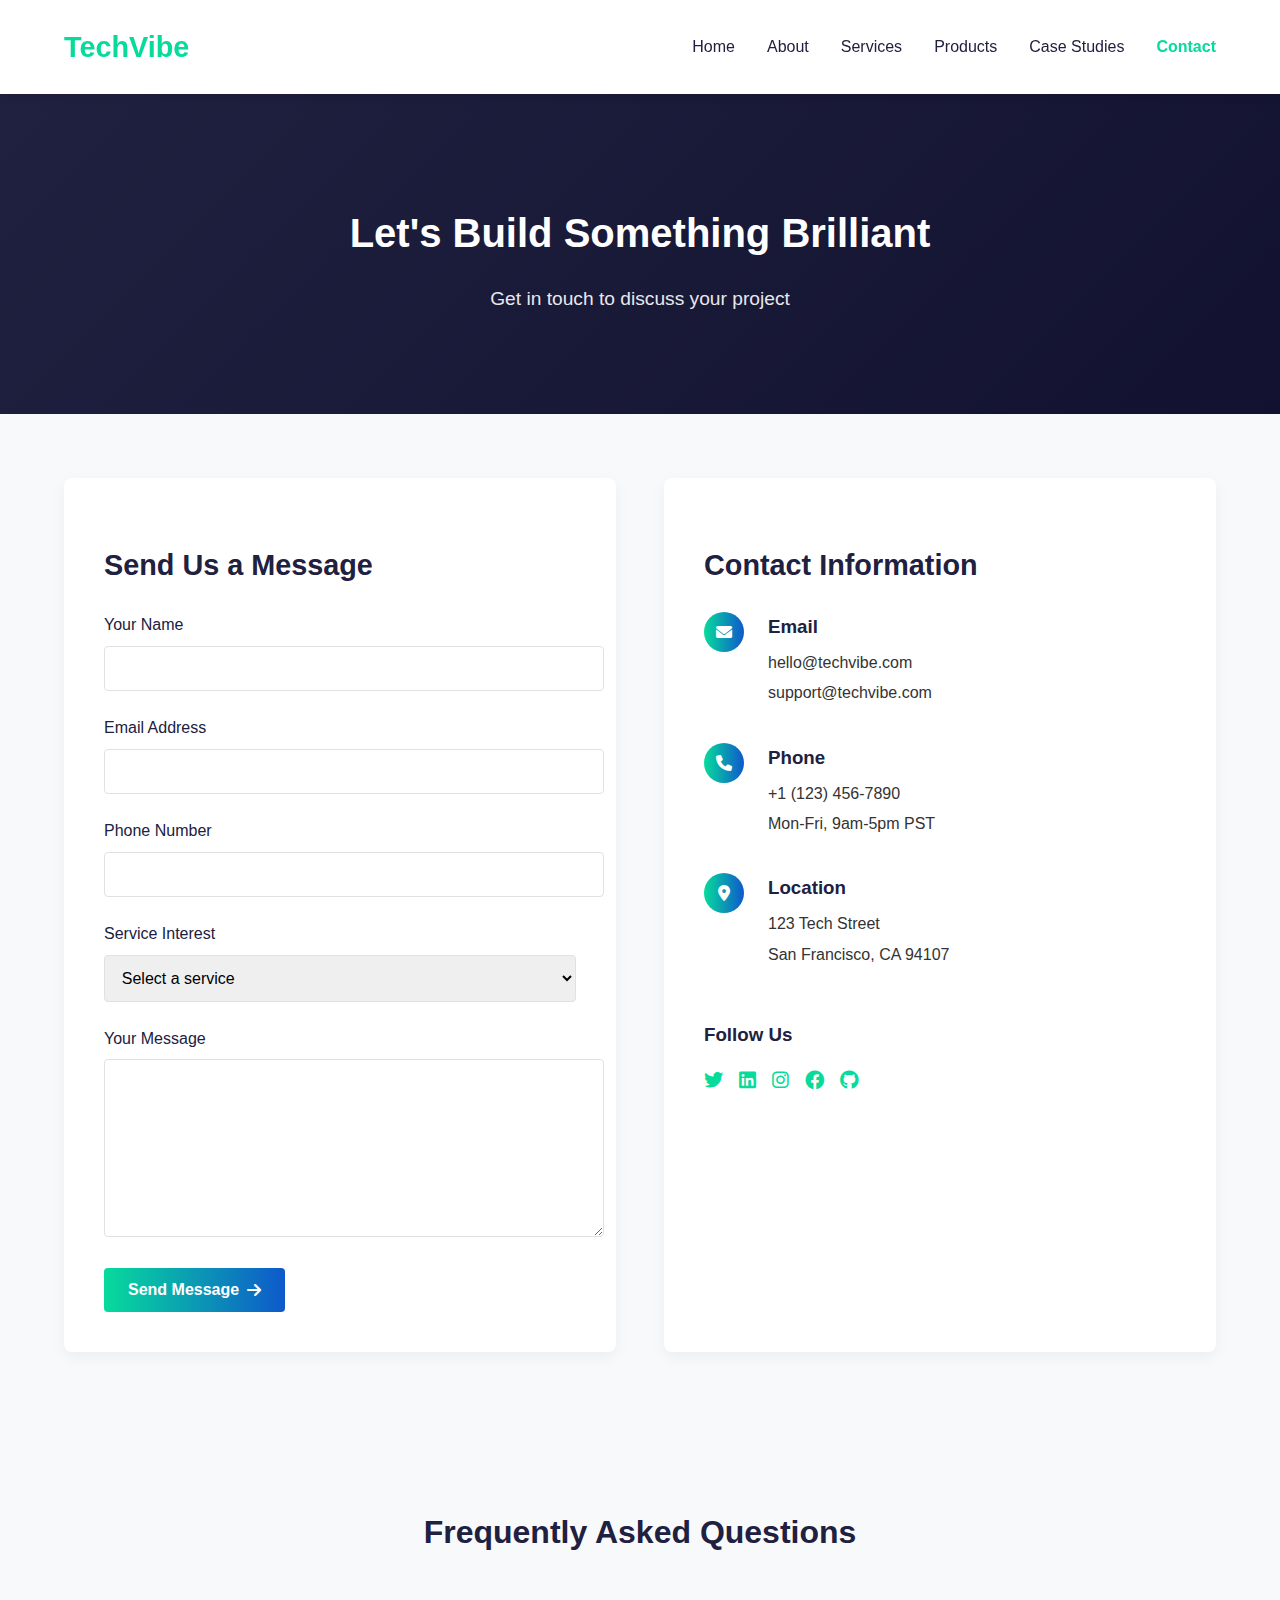
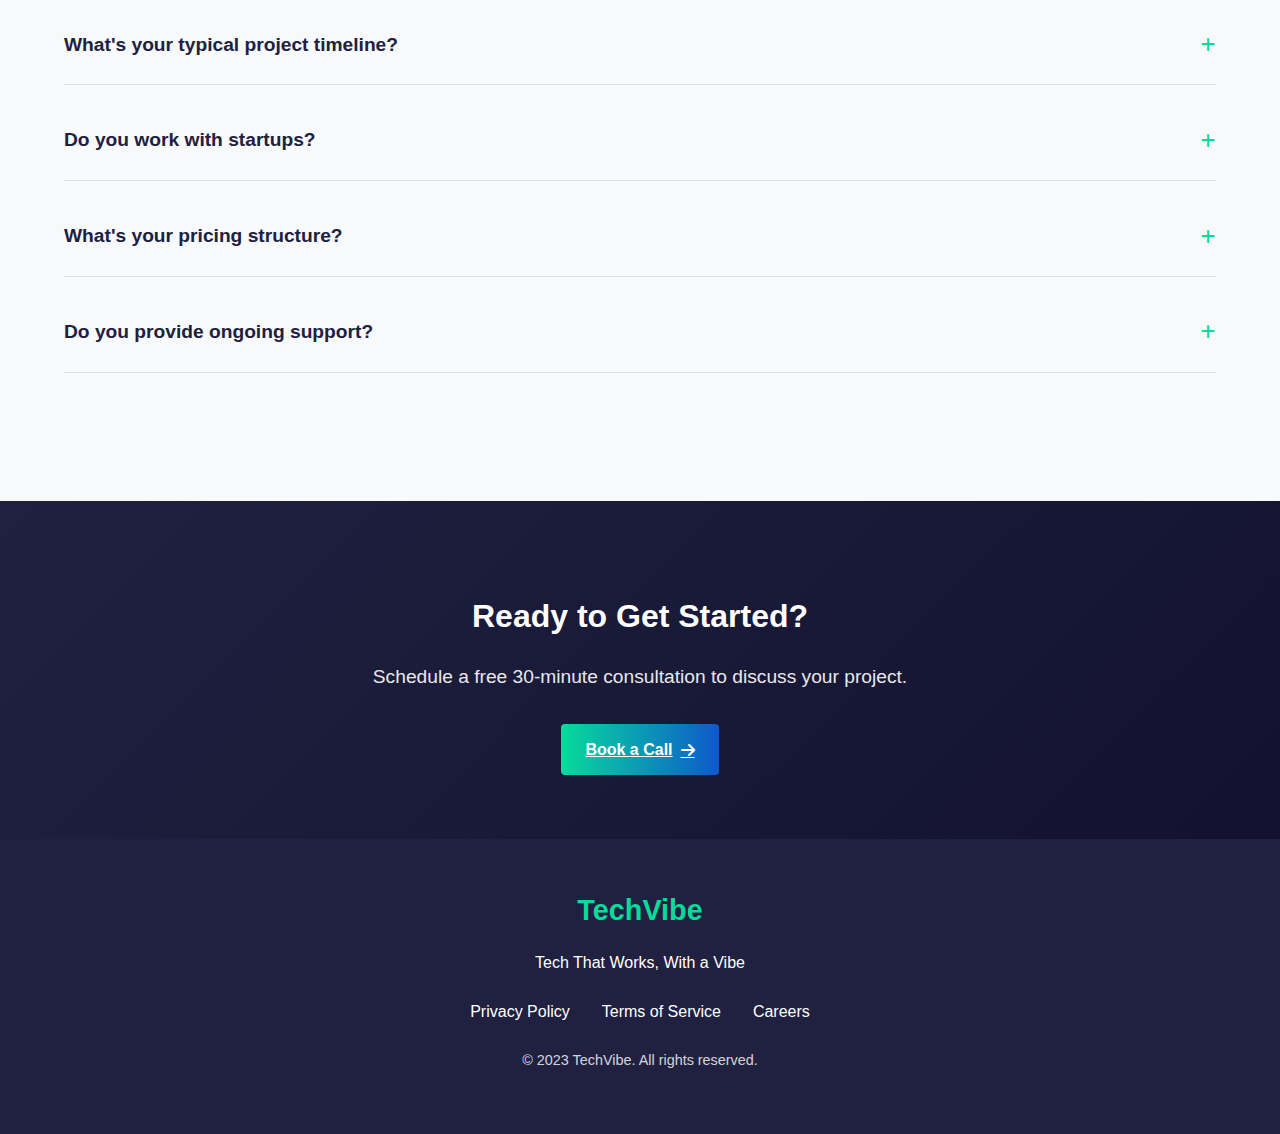
<file: contact.html>
<!DOCTYPE html>
<html lang="en">
<head>
    <meta charset="UTF-8">
    <meta name="viewport" content="width=device-width, initial-scale=1.0">
    <title>Contact Us | Tech That Works, With a Vibe</title>
    <link rel="stylesheet" href="https://cdnjs.cloudflare.com/ajax/libs/font-awesome/6.0.0-beta3/css/all.min.css">
    <style>
        /* Color Palette */
        :root {
            --techvibe-primary: #07DB9C;
            --techvibe-secondary: #202040;
            --techvibe-accent: #0E59CB;
            --techvibe-dark: #121230;
            --techvibe-light: #F8F9FA;
            --techvibe-text: #333333;
            --techvibe-border: #E1E1E1;
            --techvibe-white: #FFFFFF;
        }

        /* Base Styles */
        .techvibe-body {
            font-family: 'Segoe UI', Tahoma, Geneva, Verdana, sans-serif;
            line-height: 1.6;
            color: var(--techvibe-text);
            background-color: var(--techvibe-light);
            margin: 0;
            padding: 0;
        }

        /* Navigation */
        .techvibe-navbar {
            background-color: var(--techvibe-white);
            box-shadow: 0 2px 10px rgba(0, 0, 0, 0.1);
            padding: 1.5rem 5%;
            display: flex;
            justify-content: space-between;
            align-items: center;
            position: sticky;
            top: 0;
            z-index: 1000;
        }

        .techvibe-logo {
            font-size: 1.8rem;
            font-weight: 700;
            color: var(--techvibe-primary);
        }

        .techvibe-nav-links {
            display: flex;
            gap: 2rem;
        }

        .techvibe-nav-links a {
            text-decoration: none;
            color: var(--techvibe-secondary);
            font-weight: 500;
            transition: color 0.3s;
        }

        .techvibe-nav-links a:hover {
            color: var(--techvibe-primary);
        }

        .techvibe-nav-links .techvibe-active {
            color: var(--techvibe-primary);
            font-weight: 600;
        }

        .techvibe-mobile-menu-btn {
            display: none;
            font-size: 1.5rem;
            cursor: pointer;
            color: var(--techvibe-primary);
        }

        /* Page Header */
        .techvibe-page-header {
            background: linear-gradient(135deg, var(--techvibe-secondary), var(--techvibe-dark));
            color: var(--techvibe-white);
            text-align: center;
            padding: 5rem 2rem;
        }

        .techvibe-page-header h1 {
            font-size: 2.5rem;
            margin-bottom: 1rem;
        }

        .techvibe-page-header p {
            font-size: 1.2rem;
            opacity: 0.9;
        }

        /* Contact Section */
        .techvibe-contact {
            padding: 4rem 5%;
            max-width: 1200px;
            margin: 0 auto;
        }

        .techvibe-contact-container {
            display: grid;
            grid-template-columns: 1fr 1fr;
            gap: 3rem;
        }

        @media (max-width: 768px) {
            .techvibe-contact-container {
                grid-template-columns: 1fr;
            }
        }

        .techvibe-contact-form {
            background: var(--techvibe-white);
            padding: 2.5rem;
            border-radius: 8px;
            box-shadow: 0 5px 15px rgba(0, 0, 0, 0.05);
        }

        .techvibe-contact-form h2 {
            color: var(--techvibe-secondary);
            margin-bottom: 1.5rem;
            font-size: 1.8rem;
        }

        .techvibe-form-group {
            margin-bottom: 1.5rem;
        }

        .techvibe-form-group label {
            display: block;
            margin-bottom: 0.5rem;
            font-weight: 500;
            color: var(--techvibe-secondary);
        }

        .techvibe-form-group input,
        .techvibe-form-group select,
        .techvibe-form-group textarea {
            width: 100%;
            padding: 0.8rem;
            border: 1px solid var(--techvibe-border);
            border-radius: 4px;
            font-family: inherit;
            font-size: 1rem;
            transition: border-color 0.3s;
        }

        .techvibe-form-group input:focus,
        .techvibe-form-group select:focus,
        .techvibe-form-group textarea:focus {
            outline: none;
            border-color: var(--techvibe-primary);
        }

        .techvibe-form-group textarea {
            min-height: 150px;
            resize: vertical;
        }

        .techvibe-btn {
            background: linear-gradient(to right, var(--techvibe-primary), var(--techvibe-accent));
            color: var(--techvibe-white);
            border: none;
            padding: 0.8rem 1.5rem;
            font-size: 1rem;
            font-weight: 600;
            border-radius: 4px;
            cursor: pointer;
            transition: transform 0.3s, box-shadow 0.3s;
            display: inline-flex;
            align-items: center;
            gap: 0.5rem;
        }

        .techvibe-btn:hover {
            transform: translateY(-2px);
            box-shadow: 0 5px 15px rgba(7, 219, 156, 0.3);
        }

        /* Contact Info */
        .techvibe-contact-info {
            background: var(--techvibe-white);
            padding: 2.5rem;
            border-radius: 8px;
            box-shadow: 0 5px 15px rgba(0, 0, 0, 0.05);
        }

        .techvibe-contact-info h2 {
            color: var(--techvibe-secondary);
            margin-bottom: 1.5rem;
            font-size: 1.8rem;
        }

        .techvibe-info-item {
            display: flex;
            gap: 1.5rem;
            margin-bottom: 2rem;
        }

        .techvibe-info-icon {
            background: linear-gradient(to right, var(--techvibe-primary), var(--techvibe-accent));
            color: var(--techvibe-white);
            width: 40px;
            height: 40px;
            border-radius: 50%;
            display: flex;
            align-items: center;
            justify-content: center;
            font-size: 1rem;
            flex-shrink: 0;
        }

        .techvibe-info-content h3 {
            margin: 0 0 0.5rem;
            color: var(--techvibe-secondary);
        }

        .techvibe-info-content p {
            margin: 0.3rem 0;
            color: var(--techvibe-text);
        }

        /* Social Links */
        .techvibe-contact-social {
            margin-top: 3rem;
        }

        .techvibe-contact-social h3 {
            margin-bottom: 1rem;
            color: var(--techvibe-secondary);
        }

        .techvibe-social-links {
            display: flex;
            gap: 1rem;
        }

        .techvibe-social-links a {
            color: var(--techvibe-primary);
            font-size: 1.2rem;
            transition: color 0.3s;
        }

        .techvibe-social-links a:hover {
            color: var(--techvibe-accent);
        }

        /* FAQ Section */
        .techvibe-faq {
            padding: 4rem 5%;
            max-width: 1200px;
            margin: 0 auto;
        }

        .techvibe-section-title {
            text-align: center;
            color: var(--techvibe-secondary);
            margin-bottom: 3rem;
            font-size: 2rem;
        }

        .techvibe-faq-item {
            border-bottom: 1px solid var(--techvibe-border);
            margin-bottom: 1rem;
        }

        .techvibe-faq-question {
            display: flex;
            justify-content: space-between;
            align-items: center;
            padding: 1.5rem 0;
            cursor: pointer;
        }

        .techvibe-faq-question h3 {
            margin: 0;
            color: var(--techvibe-secondary);
            font-size: 1.2rem;
        }

        .techvibe-faq-question i {
            color: var(--techvibe-primary);
            transition: transform 0.3s;
        }

        .techvibe-faq-answer {
            padding-bottom: 1.5rem;
            display: none;
        }

        .techvibe-faq-answer p {
            margin: 0;
            color: var(--techvibe-text);
        }

        .techvibe-faq-item.active .techvibe-faq-question i {
            transform: rotate(45deg);
        }

        .techvibe-faq-item.active .techvibe-faq-answer {
            display: block;
        }

        /* CTA Section */
        .techvibe-cta-section {
            background: linear-gradient(135deg, var(--techvibe-secondary), var(--techvibe-dark));
            color: var(--techvibe-white);
            text-align: center;
            padding: 4rem 2rem;
            margin-top: 3rem;
        }

        .techvibe-cta-content {
            max-width: 800px;
            margin: 0 auto;
        }

        .techvibe-cta-content h2 {
            font-size: 2rem;
            margin-bottom: 1rem;
        }

        .techvibe-cta-content p {
            font-size: 1.2rem;
            margin-bottom: 2rem;
            opacity: 0.9;
        }

        /* Footer */
        .techvibe-footer {
            background-color: var(--techvibe-secondary);
            color: var(--techvibe-white);
            padding: 3rem 5%;
            text-align: center;
        }

        .techvibe-footer-links {
            display: flex;
            justify-content: center;
            gap: 2rem;
            margin: 1.5rem 0;
        }

        .techvibe-footer-links a {
            color: var(--techvibe-white);
            text-decoration: none;
            transition: color 0.3s;
        }

        .techvibe-footer-links a:hover {
            color: var(--techvibe-primary);
        }

        .techvibe-copyright {
            opacity: 0.8;
            font-size: 0.9rem;
        }

        /* Responsive */
        @media (max-width: 768px) {
            .techvibe-nav-links {
                display: none;
            }

            .techvibe-mobile-menu-btn {
                display: block;
            }

            .techvibe-page-header h1 {
                font-size: 2rem;
            }

            .techvibe-page-header p {
                font-size: 1rem;
            }

            .techvibe-footer-links {
                flex-direction: column;
                gap: 1rem;
            }
        }
    </style>
</head>
<body class="techvibe-body">
    <nav class="techvibe-navbar">
        <div class="techvibe-logo">TechVibe</div>
        <div class="techvibe-nav-links">
            <a href="index.html">Home</a>
            <a href="about.html">About</a>
            <a href="service.html">Services</a>
            <a href="products.html">Products</a>
            <a href="case-studies.html">Case Studies</a>
            <a href="contact.html" class="techvibe-active">Contact</a>
        </div>
        <div class="techvibe-mobile-menu-btn">
            <i class="fas fa-bars"></i>
        </div>
    </nav>

    <section class="techvibe-page-header">
        <h1>Let's Build Something Brilliant</h1>
        <p>Get in touch to discuss your project</p>
    </section>

    <section class="techvibe-contact">
        <div class="techvibe-contact-container">
            <div class="techvibe-contact-form">
                <h2>Send Us a Message</h2>
                <form id="contactForm">
                    <div class="techvibe-form-group">
                        <label for="name">Your Name</label>
                        <input type="text" id="name" name="name" required>
                    </div>
                    <div class="techvibe-form-group">
                        <label for="email">Email Address</label>
                        <input type="email" id="email" name="email" required>
                    </div>
                    <div class="techvibe-form-group">
                        <label for="phone">Phone Number</label>
                        <input type="tel" id="phone" name="phone">
                    </div>
                    <div class="techvibe-form-group">
                        <label for="service">Service Interest</label>
                        <select id="service" name="service">
                            <option value="">Select a service</option>
                            <option value="web">Website Development</option>
                            <option value="ecommerce">eCommerce Development</option>
                            <option value="mobile">Mobile App Development</option>
                            <option value="ai">AI & Automation</option>
                            <option value="plugin">Plugin Development</option>
                            <option value="other">Other</option>
                        </select>
                    </div>
                    <div class="techvibe-form-group">
                        <label for="message">Your Message</label>
                        <textarea id="message" name="message" rows="5" required></textarea>
                    </div>
                    <button type="submit" class="techvibe-btn">Send Message <i class="fas fa-arrow-right"></i></button>
                </form>
            </div>
            <div class="techvibe-contact-info">
                <h2>Contact Information</h2>
                <div class="techvibe-info-item">
                    <div class="techvibe-info-icon">
                        <i class="fas fa-envelope"></i>
                    </div>
                    <div class="techvibe-info-content">
                        <h3>Email</h3>
                        <p>hello@techvibe.com</p>
                        <p>support@techvibe.com</p>
                    </div>
                </div>
                <div class="techvibe-info-item">
                    <div class="techvibe-info-icon">
                        <i class="fas fa-phone"></i>
                    </div>
                    <div class="techvibe-info-content">
                        <h3>Phone</h3>
                        <p>+1 (123) 456-7890</p>
                        <p>Mon-Fri, 9am-5pm PST</p>
                    </div>
                </div>
                <div class="techvibe-info-item">
                    <div class="techvibe-info-icon">
                        <i class="fas fa-map-marker-alt"></i>
                    </div>
                    <div class="techvibe-info-content">
                        <h3>Location</h3>
                        <p>123 Tech Street</p>
                        <p>San Francisco, CA 94107</p>
                    </div>
                </div>
                <div class="techvibe-contact-social">
                    <h3>Follow Us</h3>
                    <div class="techvibe-social-links">
                        <a href="#"><i class="fab fa-twitter"></i></a>
                        <a href="#"><i class="fab fa-linkedin"></i></a>
                        <a href="#"><i class="fab fa-instagram"></i></a>
                        <a href="#"><i class="fab fa-facebook"></i></a>
                        <a href="#"><i class="fab fa-github"></i></a>
                    </div>
                </div>
            </div>
        </div>
    </section>

    <section class="techvibe-faq">
        <h2 class="techvibe-section-title">Frequently Asked Questions</h2>
        
        <div class="techvibe-faq-item">
            <div class="techvibe-faq-question">
                <h3>What's your typical project timeline?</h3>
                <i class="fas fa-plus"></i>
            </div>
            <div class="techvibe-faq-answer">
                <p>Project timelines vary based on scope and complexity. A simple website might take 4-6 weeks, while a custom eCommerce platform could take 3-6 months. After our initial consultation, we'll provide a detailed timeline for your specific project.</p>
            </div>
        </div>
        
        <div class="techvibe-faq-item">
            <div class="techvibe-faq-question">
                <h3>Do you work with startups?</h3>
                <i class="fas fa-plus"></i>
            </div>
            <div class="techvibe-faq-answer">
                <p>Absolutely! We love working with startups and often offer special packages for early-stage companies. We can help you build an MVP, create investor-ready prototypes, or scale your existing technology.</p>
            </div>
        </div>
        
        <div class="techvibe-faq-item">
            <div class="techvibe-faq-question">
                <h3>What's your pricing structure?</h3>
                <i class="fas fa-plus"></i>
            </div>
            <div class="techvibe-faq-answer">
                <p>We offer both fixed-price projects (for well-defined scopes) and time-and-materials engagements (for more flexible projects). After understanding your requirements, we'll recommend the best approach and provide transparent pricing.</p>
            </div>
        </div>
        
        <div class="techvibe-faq-item">
            <div class="techvibe-faq-question">
                <h3>Do you provide ongoing support?</h3>
                <i class="fas fa-plus"></i>
            </div>
            <div class="techvibe-faq-answer">
                <p>Yes, we offer various support and maintenance packages. Many clients choose our monthly retainer options that include updates, security monitoring, performance optimization, and priority support.</p>
            </div>
        </div>
    </section>

    <section class="techvibe-cta-section">
        <div class="techvibe-cta-content">
            <h2>Ready to Get Started?</h2>
            <p>Schedule a free 30-minute consultation to discuss your project.</p>
            <a href="#" class="techvibe-btn">Book a Call <i class="fas fa-arrow-right"></i></a>
        </div>
    </section>

    <footer class="techvibe-footer">
        <div class="techvibe-footer-content">
            <div class="techvibe-logo">TechVibe</div>
            <p>Tech That Works, With a Vibe</p>
            <div class="techvibe-footer-links">
                <a href="#">Privacy Policy</a>
                <a href="#">Terms of Service</a>
                <a href="#">Careers</a>
            </div>
            <p class="techvibe-copyright">© 2023 TechVibe. All rights reserved.</p>
        </div>
    </footer>

    <script>
        // FAQ Toggle Functionality
        document.querySelectorAll('.techvibe-faq-question').forEach(question => {
            question.addEventListener('click', () => {
                const faqItem = question.parentElement;
                faqItem.classList.toggle('active');
                
                // Close other open FAQs
                document.querySelectorAll('.techvibe-faq-item').forEach(item => {
                    if (item !== faqItem && item.classList.contains('active')) {
                        item.classList.remove('active');
                    }
                });
            });
        });

        // Mobile Menu Toggle (placeholder functionality)
        document.querySelector('.techvibe-mobile-menu-btn').addEventListener('click', () => {
            const navLinks = document.querySelector('.techvibe-nav-links');
            navLinks.style.display = navLinks.style.display === 'flex' ? 'none' : 'flex';
        });

        // Form Submission (placeholder functionality)
        document.getElementById('contactForm').addEventListener('submit', (e) => {
            e.preventDefault();
            alert('Thank you for your message! We will get back to you soon.');
            e.target.reset();
        });
    </script>
</body>
</html>
</file>
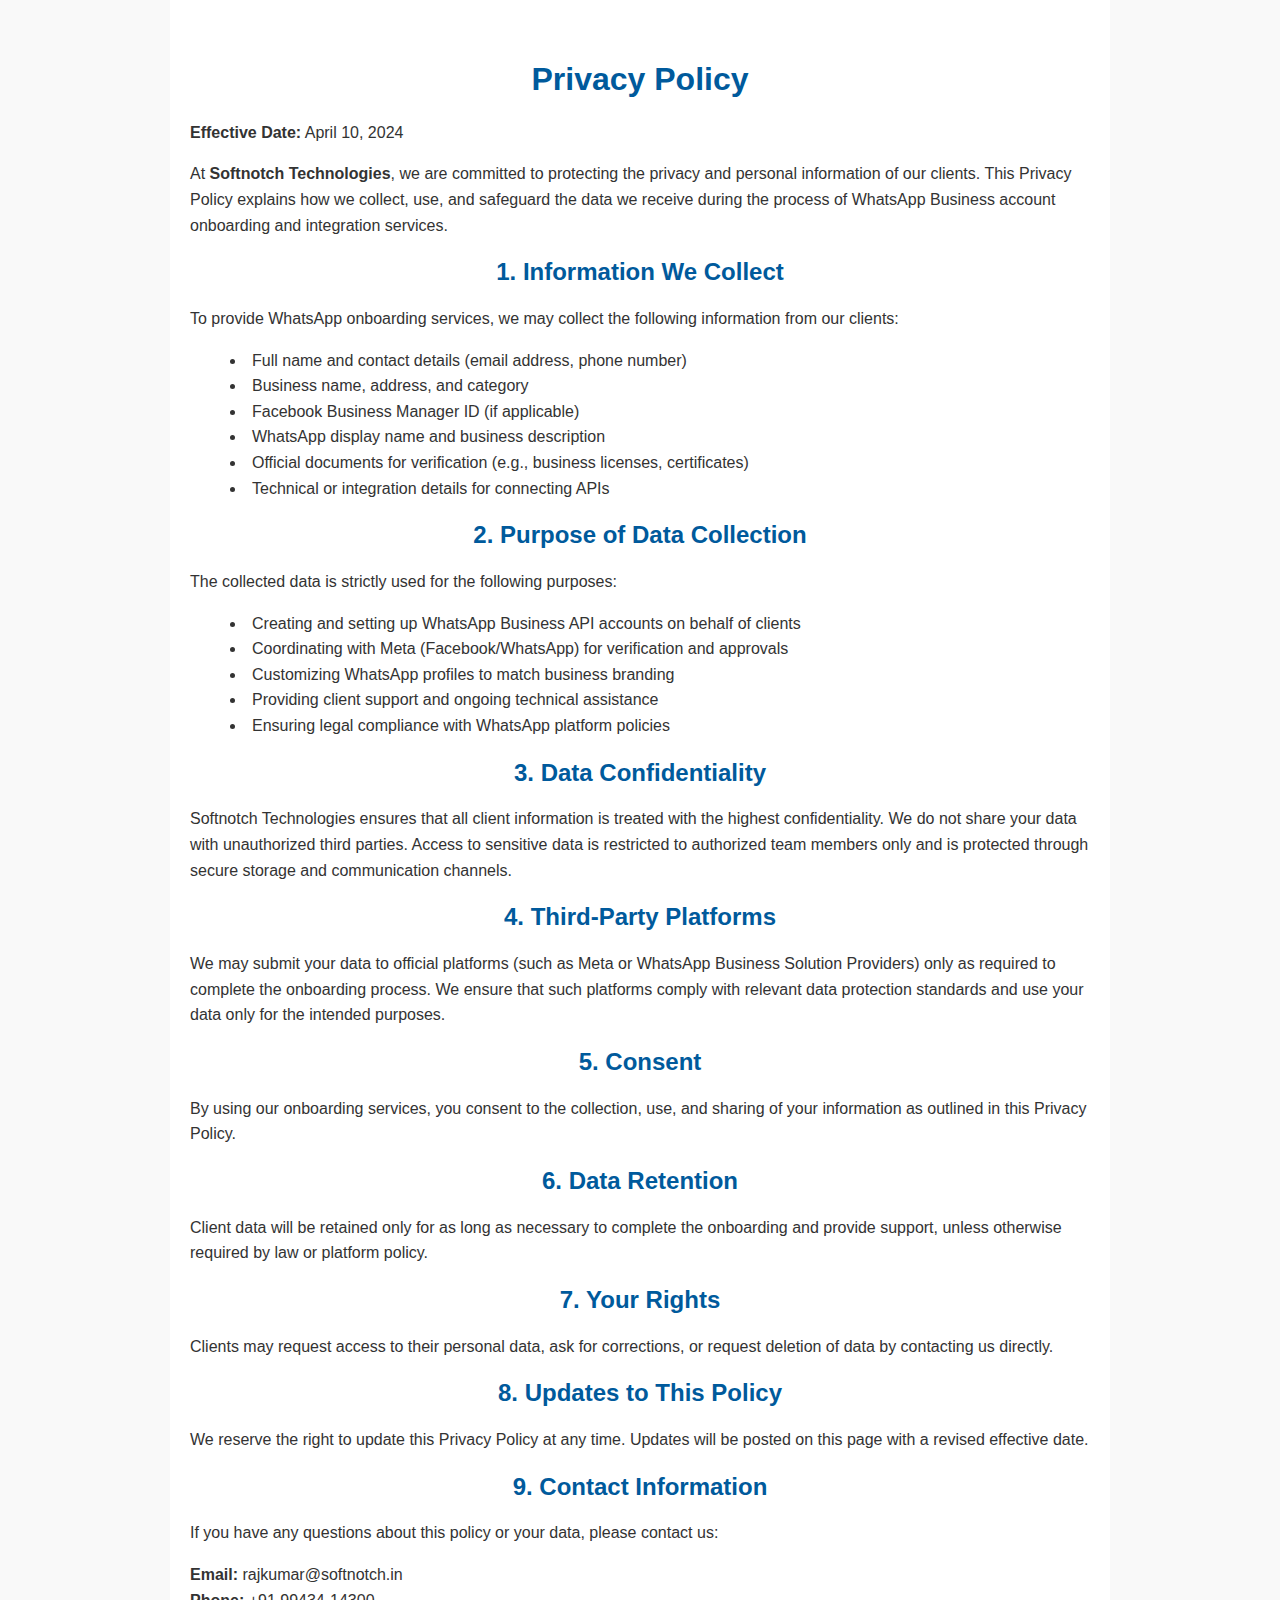
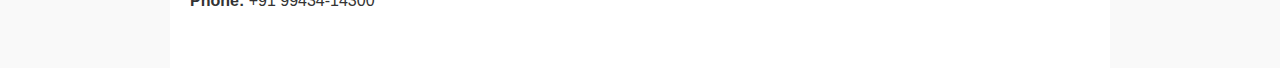
<file: privacy.html>
<!DOCTYPE html>
<html lang="en">
<head>
  <meta charset="UTF-8" />
  <meta name="viewport" content="width=device-width, initial-scale=1.0" />
  <title>Privacy Policy | Softnotch Technologies</title>
  <style>
    body {
      font-family: Arial, sans-serif;
      background: #f9f9f9;
      margin: 0;
      padding: 0;
      color: #333;
    }
    .container {
      max-width: 900px;
      margin: auto;
      padding: 40px 20px;
      background: #fff;
    }
    h1, h2 {
      color: #005A9C;
      text-align: center;
    }
    p, ul {
      line-height: 1.6;
      margin-bottom: 15px;
    }
    ul {
      list-style-position: inside;
    }
  </style>
</head>
<body>

  <div class="container">
    <h1>Privacy Policy</h1>
    <p><strong>Effective Date:</strong> April 10, 2024</p>

    <p>At <strong>Softnotch Technologies</strong>, we are committed to protecting the privacy and personal information of our clients. This Privacy Policy explains how we collect, use, and safeguard the data we receive during the process of WhatsApp Business account onboarding and integration services.</p>

    <h2>1. Information We Collect</h2>
    <p>To provide WhatsApp onboarding services, we may collect the following information from our clients:</p>
    <ul>
      <li>Full name and contact details (email address, phone number)</li>
      <li>Business name, address, and category</li>
      <li>Facebook Business Manager ID (if applicable)</li>
      <li>WhatsApp display name and business description</li>
      <li>Official documents for verification (e.g., business licenses, certificates)</li>
      <li>Technical or integration details for connecting APIs</li>
    </ul>

    <h2>2. Purpose of Data Collection</h2>
    <p>The collected data is strictly used for the following purposes:</p>
    <ul>
      <li>Creating and setting up WhatsApp Business API accounts on behalf of clients</li>
      <li>Coordinating with Meta (Facebook/WhatsApp) for verification and approvals</li>
      <li>Customizing WhatsApp profiles to match business branding</li>
      <li>Providing client support and ongoing technical assistance</li>
      <li>Ensuring legal compliance with WhatsApp platform policies</li>
    </ul>

    <h2>3. Data Confidentiality</h2>
    <p>Softnotch Technologies ensures that all client information is treated with the highest confidentiality. We do not share your data with unauthorized third parties. Access to sensitive data is restricted to authorized team members only and is protected through secure storage and communication channels.</p>

    <h2>4. Third-Party Platforms</h2>
    <p>We may submit your data to official platforms (such as Meta or WhatsApp Business Solution Providers) only as required to complete the onboarding process. We ensure that such platforms comply with relevant data protection standards and use your data only for the intended purposes.</p>

    <h2>5. Consent</h2>
    <p>By using our onboarding services, you consent to the collection, use, and sharing of your information as outlined in this Privacy Policy.</p>

    <h2>6. Data Retention</h2>
    <p>Client data will be retained only for as long as necessary to complete the onboarding and provide support, unless otherwise required by law or platform policy.</p>

    <h2>7. Your Rights</h2>
    <p>Clients may request access to their personal data, ask for corrections, or request deletion of data by contacting us directly.</p>

    <h2>8. Updates to This Policy</h2>
    <p>We reserve the right to update this Privacy Policy at any time. Updates will be posted on this page with a revised effective date.</p>

    <h2>9. Contact Information</h2>
    <p>If you have any questions about this policy or your data, please contact us:</p>
    <p><strong>Email:</strong> rajkumar@softnotch.in<br>
       <strong>Phone:</strong> +91 99434-14300</p>
  </div>

</body>
</html>
</file>
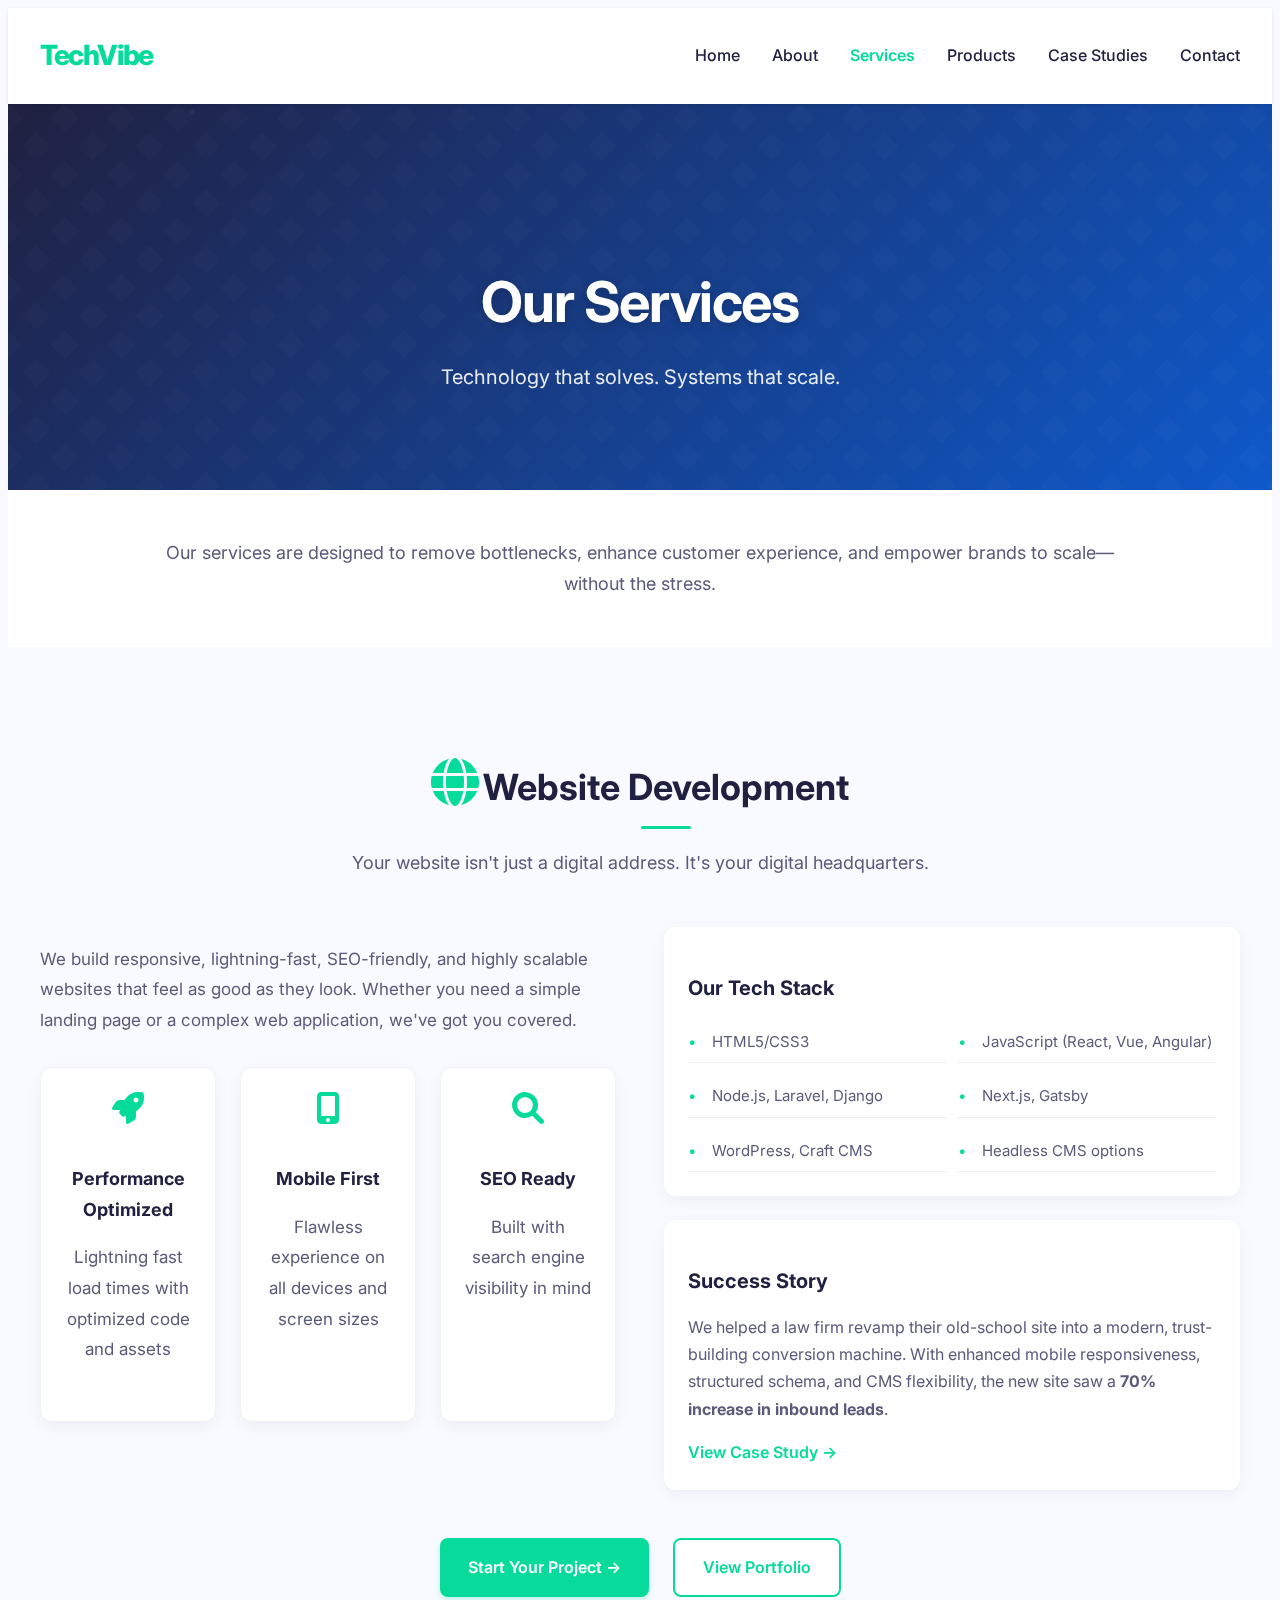
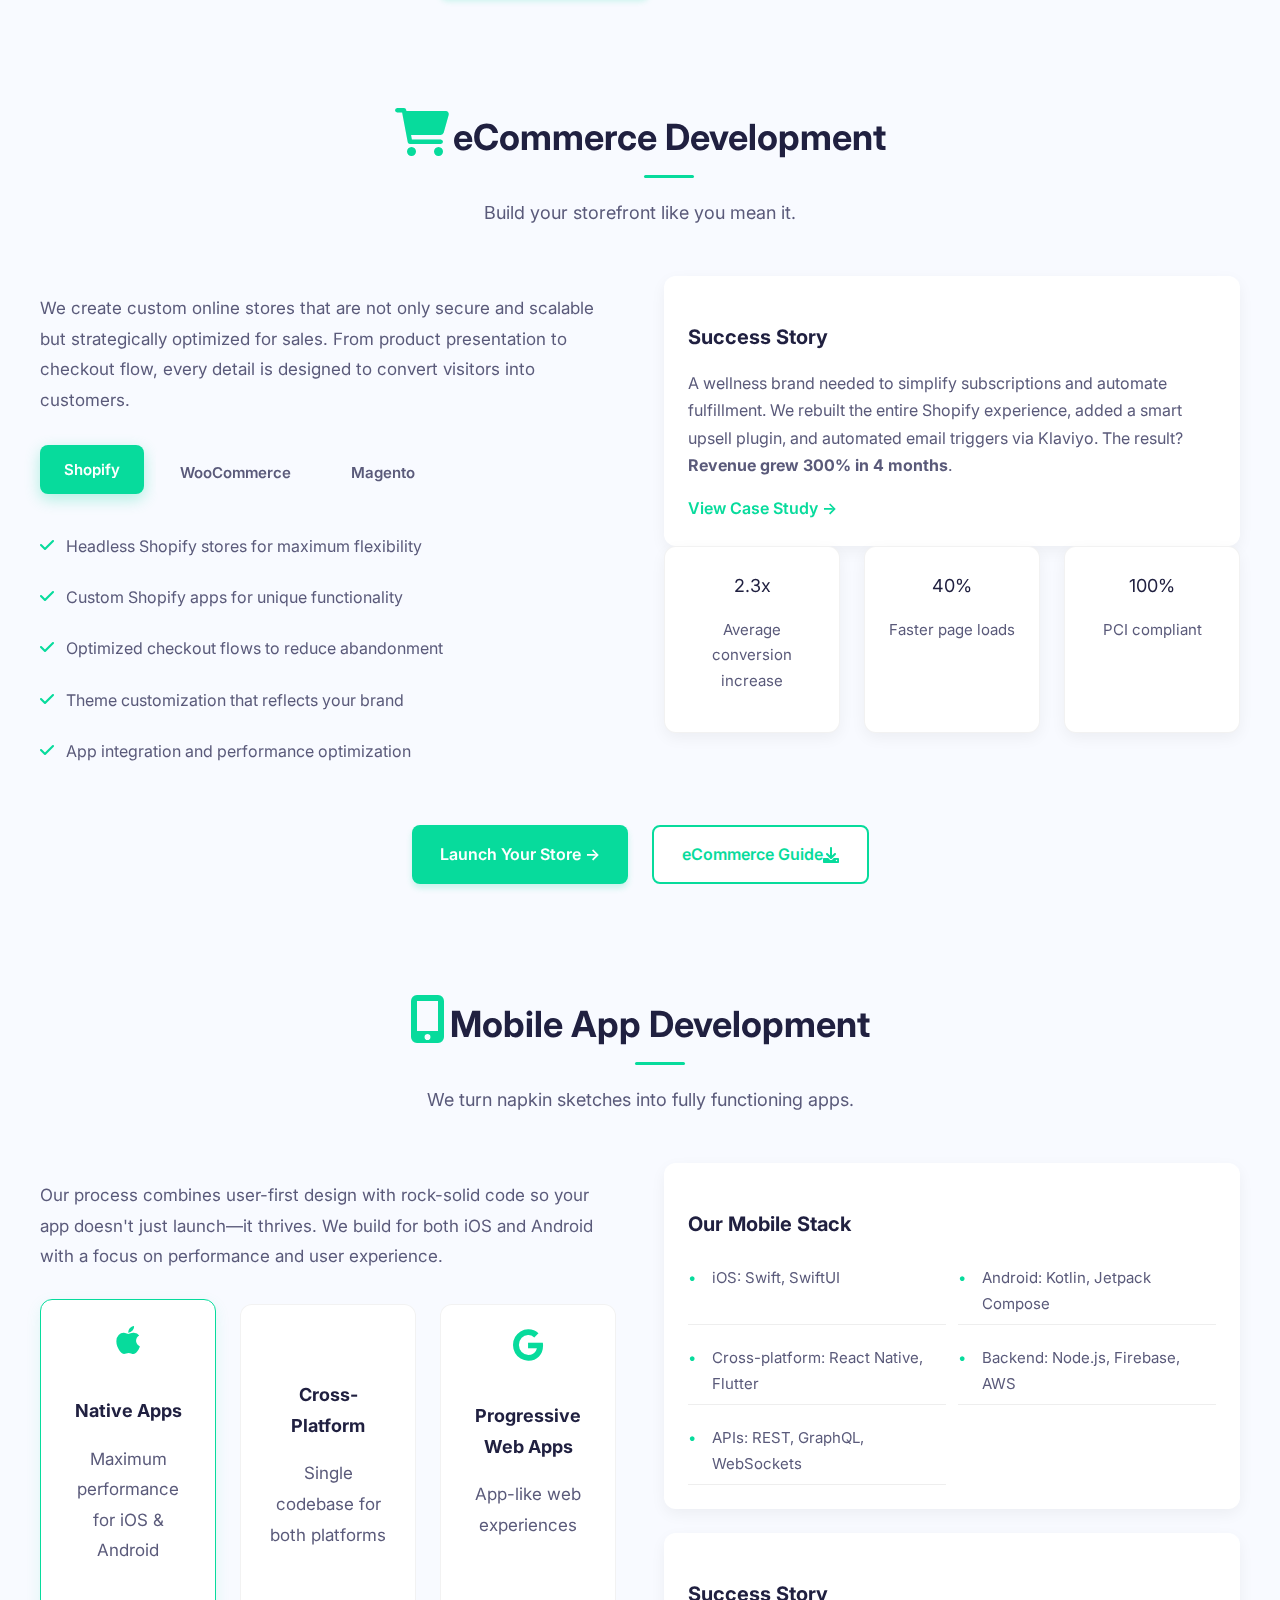
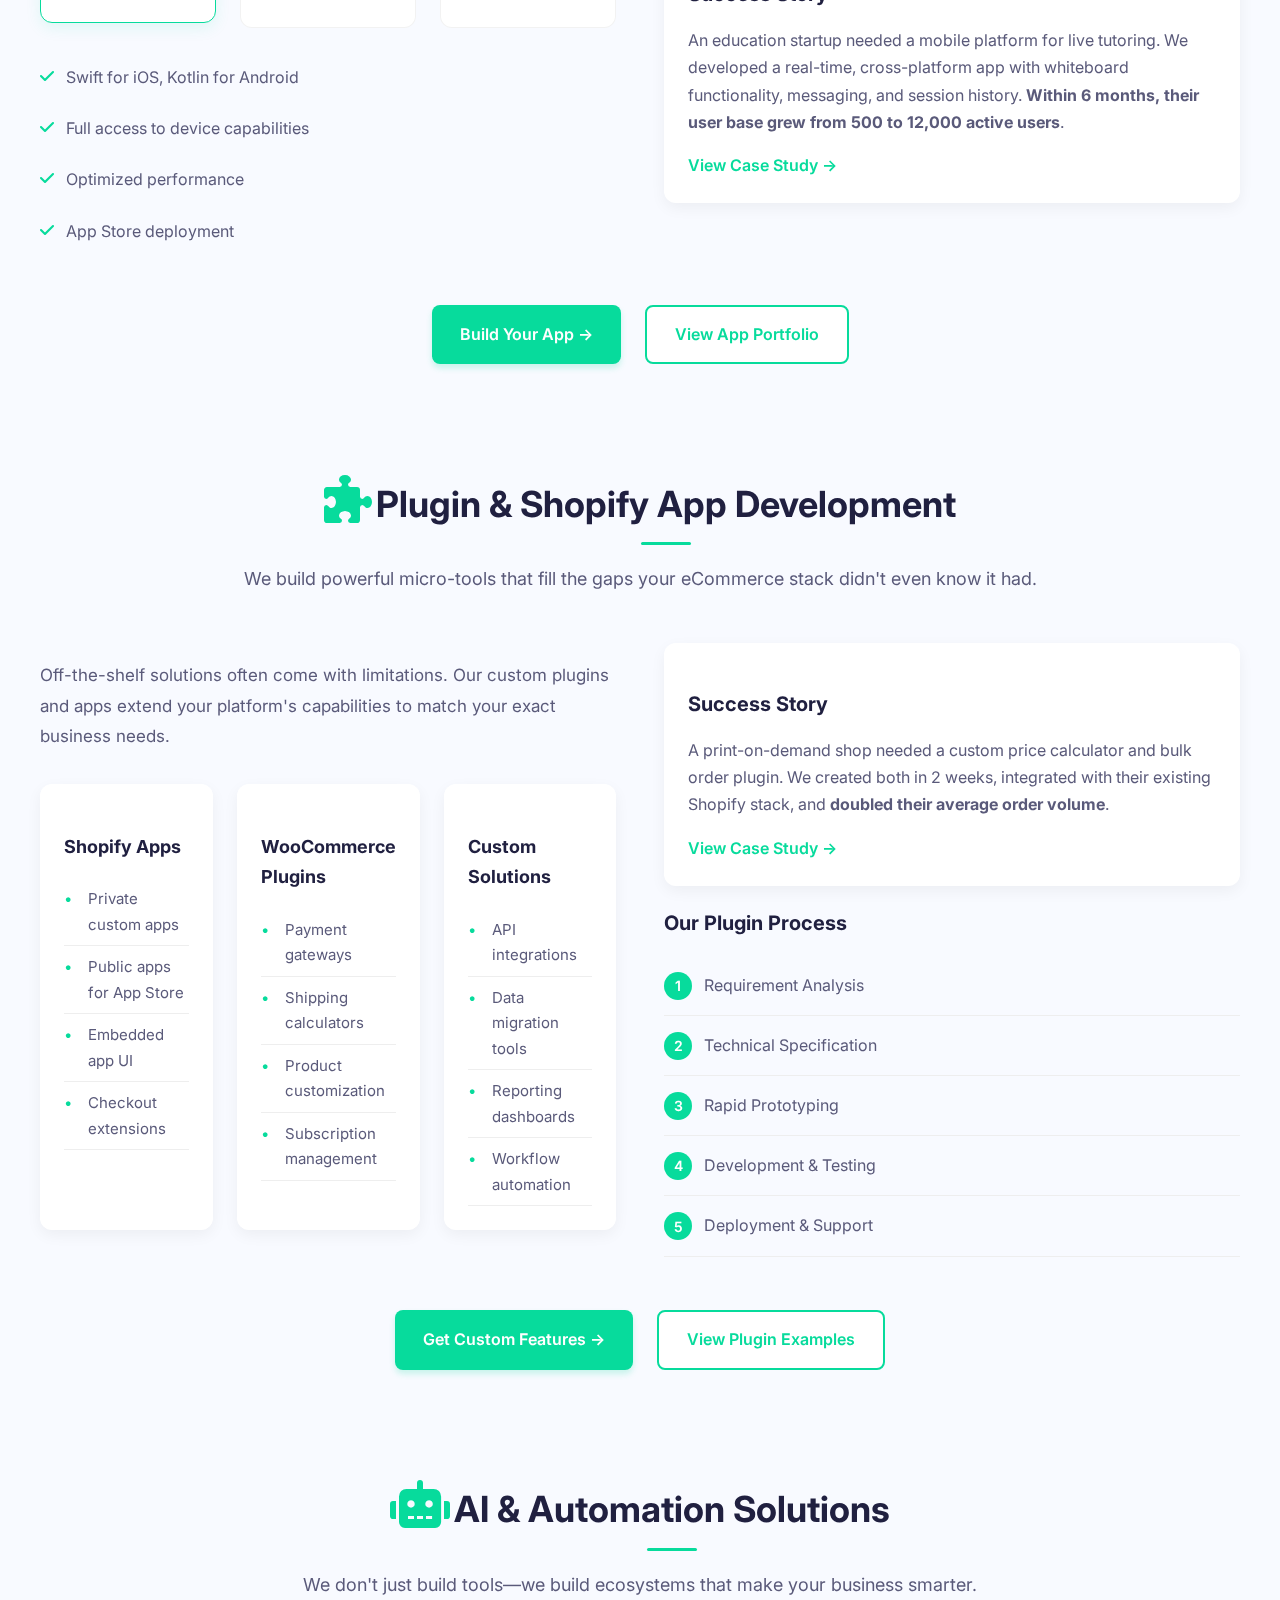
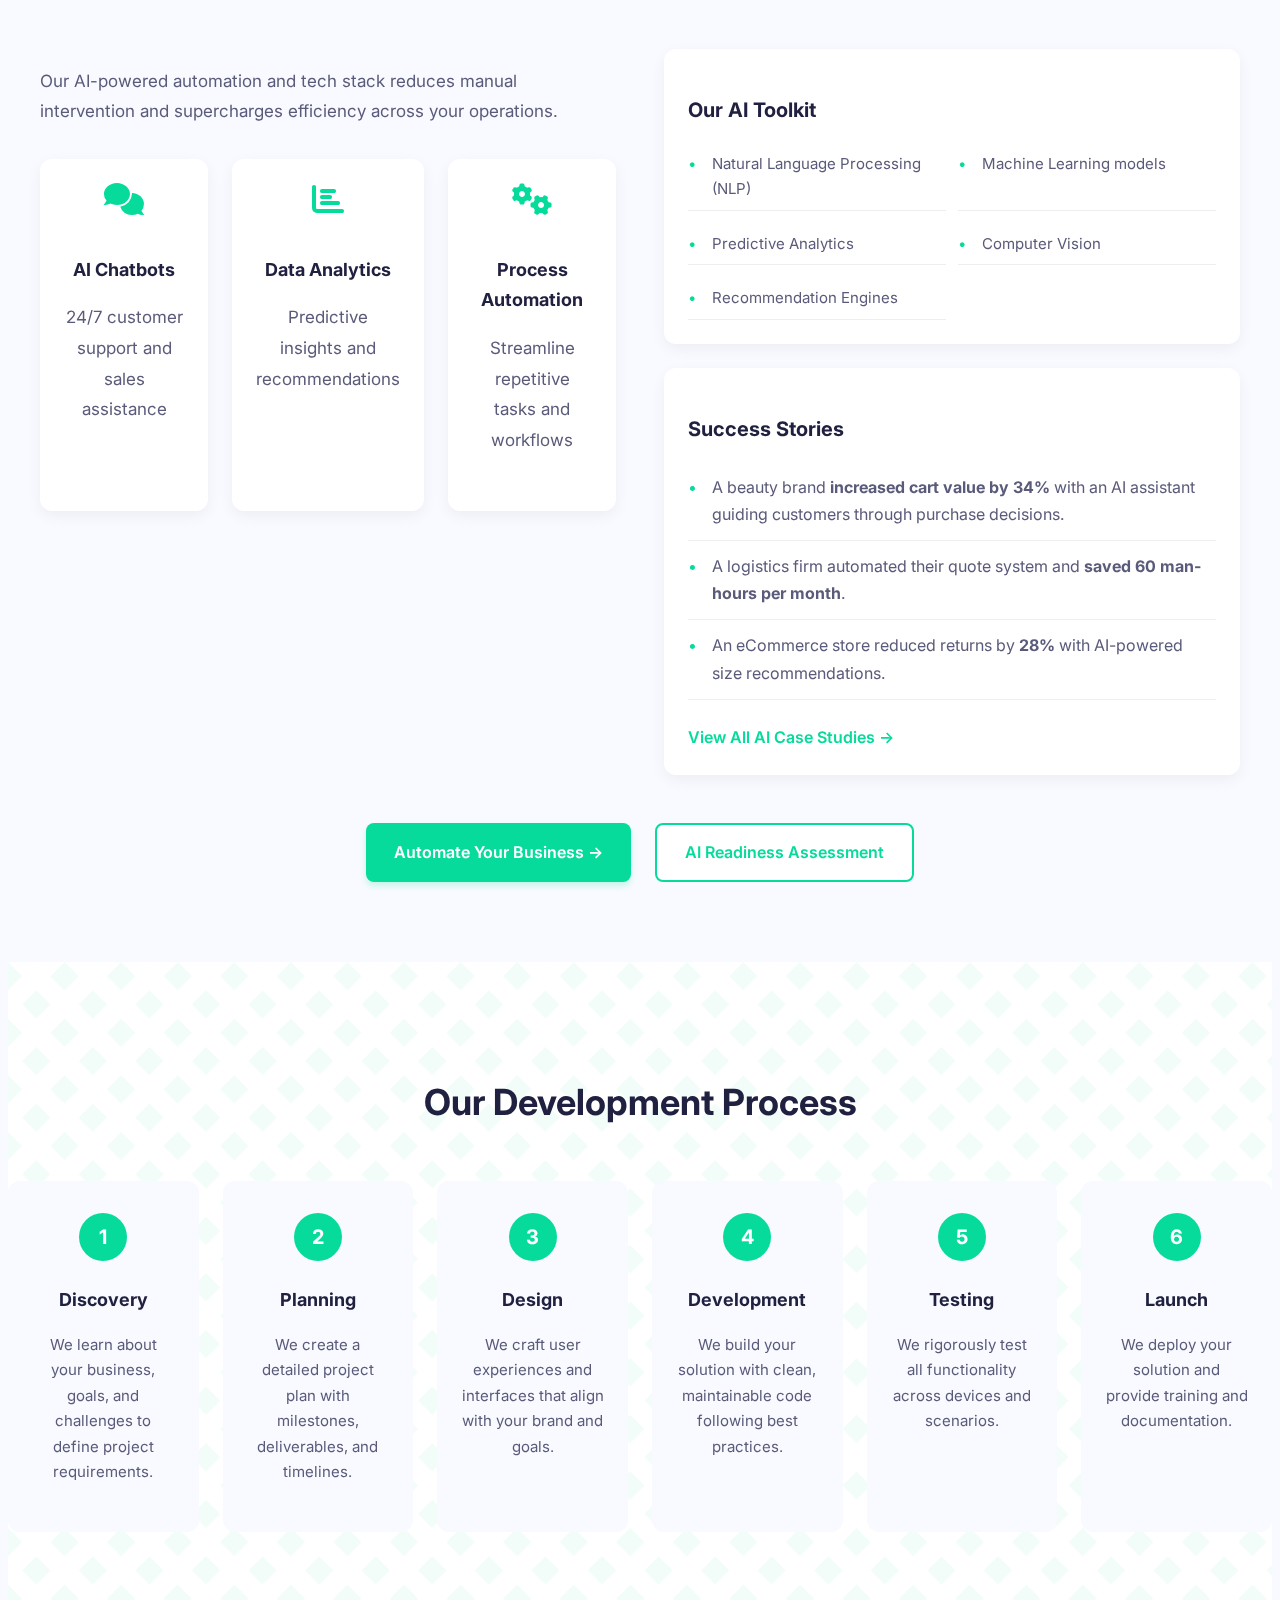
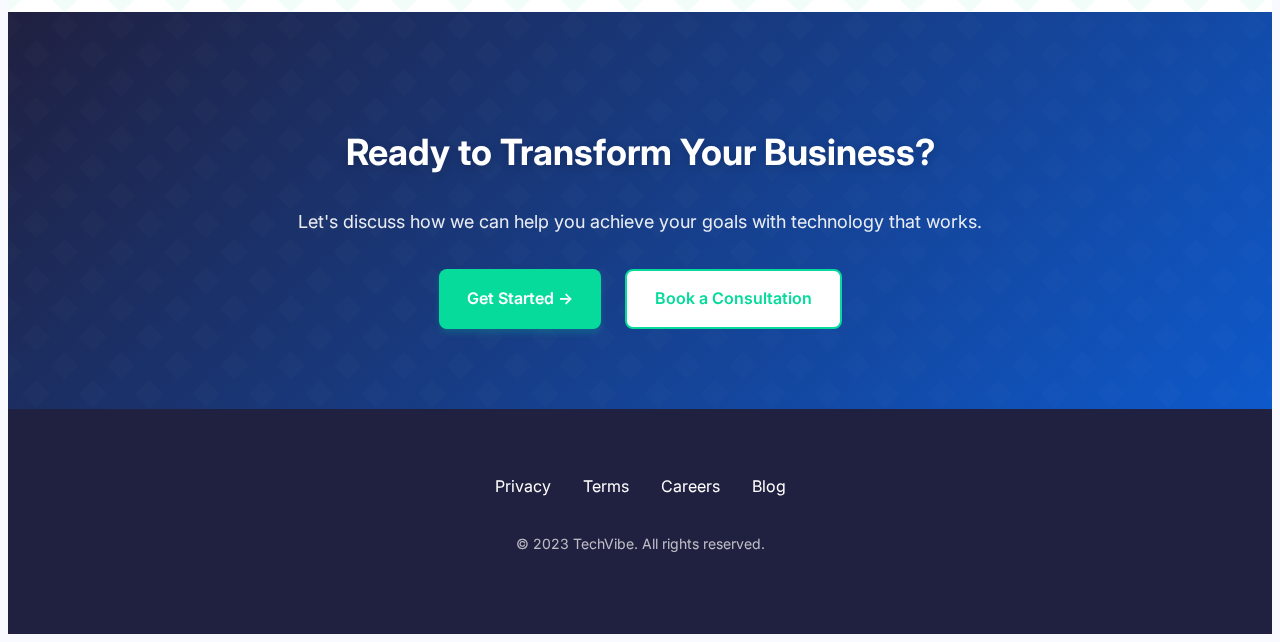
<file: service.html>
<!DOCTYPE html>
<html lang="en" data-page="services">
<head>
    <meta charset="UTF-8">
    <meta name="viewport" content="width=device-width, initial-scale=1.0">
    <title>Our Services | TechVibe - Digital Innovation</title>
    <link rel="stylesheet" href="https://fonts.googleapis.com/css2?family=Inter:wght@400;500;600;700&display=swap">
    <link rel="stylesheet" href="https://cdnjs.cloudflare.com/ajax/libs/font-awesome/6.0.0-beta3/css/all.min.css">
    <link rel="stylesheet" href="https://cdnjs.cloudflare.com/ajax/libs/animate.css/4.1.1/animate.min.css"/>
    <style>
        /* General Styles */
:root {
  --primary-accent: #07DB9C;
  --secondary-accent: #0E59CB;
  --dark-bg: #202040;
  --text-primary: #202040;
  --text-secondary: #5A5A7A;
  --light-bg: #F8FAFF;
  --white: #FFFFFF;
  --light-gray: #F5F7FA;
}

[data-page="services"] {
  font-family: 'Inter', system-ui, sans-serif;
  line-height: 1.7;
  color: var(--text-primary);
  background-color: var(--light-bg);
  margin: 0;
  padding: 0;
  overflow-x: hidden;
  perspective: 1000px;
}

/* Parallax Base Styles */
.parallax-container {
  position: relative;
  overflow: hidden;
}

.parallax-bg {
  position: absolute;
  top: 0;
  left: 0;
  width: 100%;
  height: 100%;
  background-size: cover;
  background-position: center;
  will-change: transform;
  z-index: -1;
}

/* 3D Card Effects */
[data-element="feature-card"],
[data-element="process-card"],
[data-element="ai-card"],
[data-element="plugin-card"],
[data-element="option-card"] {
  transform-style: preserve-3d;
  transition: all 0.5s cubic-bezier(0.16, 1, 0.3, 1);
  transform: translateZ(0);
}

[data-element="feature-card"]:hover,
[data-element="process-card"]:hover,
[data-element="ai-card"]:hover,
[data-element="plugin-card"]:hover,
[data-element="option-card"]:hover {
  transform: translateY(-10px) translateZ(20px) rotateX(2deg) rotateY(2deg);
  box-shadow: 0 30px 50px -20px rgba(0, 0, 0, 0.2);
}

/* Floating Elements */
.floating {
  animation: floating 6s ease-in-out infinite;
}

@keyframes floating {
  0% { transform: translateY(0px) rotate(0deg); }
  50% { transform: translateY(-15px) rotate(2deg); }
  100% { transform: translateY(0px) rotate(0deg); }
}

/* Navigation */
[data-component="main-navigation"] {
  display: grid;
  grid-template-columns: auto 1fr;
  align-items: center;
  padding: 1.5rem 2rem;
  background-color: var(--white);
  box-shadow: 0 1px 3px rgba(0, 0, 0, 0.1);
  position: sticky;
  top: 0;
  z-index: 1000;
  backdrop-filter: blur(10px);
  background-color: rgba(255, 255, 255, 0.9);
}

[data-element="brand-mark"] {
  font-size: 1.75rem;
  font-weight: 800;
  color: var(--primary-accent);
  letter-spacing: -0.05em;
  text-decoration: none;
  transition: all 0.3s ease;
}

[data-element="brand-mark"]:hover {
  text-shadow: 0 0 10px rgba(7, 219, 156, 0.3);
}

[data-component="nav-links"] {
  display: flex;
  justify-self: end;
  gap: 2rem;
}

[data-element="nav-link"] {
  color: var(--text-primary);
  font-weight: 500;
  padding: 0.5rem 0;
  position: relative;
  text-decoration: none;
  transition: all 0.3s ease;
}

[data-element="nav-link"].is-active {
  color: var(--primary-accent);
  font-weight: 600;
}

[data-element="nav-link"]::after {
  content: '';
  position: absolute;
  bottom: 0;
  left: 0;
  width: 0;
  height: 2px;
  background-color: var(--primary-accent);
  transition: width 0.3s ease;
}

[data-element="nav-link"]:hover::after {
  width: 100%;
}

[data-element="mobile-menu-toggle"] {
  display: none;
  font-size: 1.5rem;
  cursor: pointer;
}

/* Hero Section with Parallax */
[data-section="page-hero"] {
  background: linear-gradient(135deg, var(--dark-bg), var(--secondary-accent));
  color: var(--white);
  text-align: center;
  padding: 8rem 2rem 6rem;
  position: relative;
  overflow: hidden;
}

[data-section="page-hero"]::before {
  content: '';
  position: absolute;
  top: 0;
  left: 0;
  width: 100%;
  height: 100%;
  background: url('[data-uri]');
  z-index: 0;
  opacity: 0.5;
}

[data-element="hero-heading"] {
  font-size: 3.5rem;
  margin-bottom: 1.5rem;
  letter-spacing: -0.025em;
  line-height: 1.2;
  position: relative;
  z-index: 1;
  text-shadow: 0 2px 10px rgba(0, 0, 0, 0.2);
  transform: translateZ(20px);
}

[data-element="hero-subtext"] {
  font-size: 1.25rem;
  max-width: 48rem;
  margin: 0 auto;
  opacity: 0.9;
  position: relative;
  z-index: 1;
  transform: translateZ(10px);
}

/* Floating Circles Background */
.floating-circles {
  position: absolute;
  top: 0;
  left: 0;
  width: 100%;
  height: 100%;
  overflow: hidden;
  z-index: 0;
}

.floating-circles li {
  position: absolute;
  display: block;
  list-style: none;
  width: 20px;
  height: 20px;
  background: rgba(255, 255, 255, 0.1);
  border-radius: 50%;
  animation: float 25s linear infinite;
  bottom: -150px;
}

.floating-circles li:nth-child(1) {
  left: 25%;
  width: 80px;
  height: 80px;
  animation-delay: 0s;
}

.floating-circles li:nth-child(2) {
  left: 10%;
  width: 20px;
  height: 20px;
  animation-delay: 2s;
  animation-duration: 12s;
}

.floating-circles li:nth-child(3) {
  left: 70%;
  width: 20px;
  height: 20px;
  animation-delay: 4s;
}

.floating-circles li:nth-child(4) {
  left: 40%;
  width: 60px;
  height: 60px;
  animation-delay: 0s;
  animation-duration: 18s;
}

.floating-circles li:nth-child(5) {
  left: 65%;
  width: 20px;
  height: 20px;
  animation-delay: 0s;
}

.floating-circles li:nth-child(6) {
  left: 75%;
  width: 110px;
  height: 110px;
  animation-delay: 3s;
}

.floating-circles li:nth-child(7) {
  left: 35%;
  width: 150px;
  height: 150px;
  animation-delay: 7s;
}

.floating-circles li:nth-child(8) {
  left: 50%;
  width: 25px;
  height: 25px;
  animation-delay: 15s;
  animation-duration: 45s;
}

.floating-circles li:nth-child(9) {
  left: 20%;
  width: 15px;
  height: 15px;
  animation-delay: 2s;
  animation-duration: 35s;
}

.floating-circles li:nth-child(10) {
  left: 85%;
  width: 150px;
  height: 150px;
  animation-delay: 0s;
  animation-duration: 11s;
}

@keyframes float {
  0% {
    transform: translateY(0) rotate(0deg);
    opacity: 1;
    border-radius: 0;
  }
  100% {
    transform: translateY(-1000px) rotate(720deg);
    opacity: 0;
    border-radius: 50%;
  }
}

/* Services Intro */
[data-section="services-intro"] {
  padding: 3rem 2rem;
  text-align: center;
  background-color: var(--white);
  position: relative;
  overflow: hidden;
}

[data-element="intro-text"] {
  font-size: 1.125rem;
  max-width: 60rem;
  margin: 0 auto;
  color: var(--text-secondary);
  position: relative;
  z-index: 1;
}

/* Service Category Sections */
[data-section="service-category"] {
  padding: 5rem 0;
  position: relative;
}

[data-section="service-category"].alt-bg {
  background-color: var(--white);
}

[data-component="service-container"] {
  max-width: 80rem;
  margin: 0 auto;
  padding: 0 2rem;
  position: relative;
  z-index: 1;
}

[data-element="service-header"] {
  text-align: center;
  margin-bottom: 3rem;
}

[data-element="service-icon"] {
  font-size: 3rem;
  color: var(--primary-accent);
  margin-bottom: 1.5rem;
  display: inline-block;
  transition: all 0.5s ease;
}

[data-element="service-icon"]:hover {
  transform: rotate(15deg) scale(1.1);
}

[data-element="service-title"] {
  font-size: 2.25rem;
  margin-bottom: 1rem;
  color: var(--dark-bg);
  position: relative;
  display: inline-block;
}

[data-element="service-title"]::after {
  content: '';
  position: absolute;
  bottom: -10px;
  left: 50%;
  transform: translateX(-50%);
  width: 50px;
  height: 3px;
  background: var(--primary-accent);
  border-radius: 3px;
}

[data-element="service-subtitle"] {
  font-size: 1.125rem;
  color: var(--text-secondary);
  max-width: 50rem;
  margin: 0 auto;
}

[data-component="service-content"] {
  display: grid;
  grid-template-columns: 1fr 1fr;
  gap: 3rem;
  margin-bottom: 3rem;
}

[data-element="service-description"] p {
  font-size: 1.0625rem;
  line-height: 1.8;
  color: var(--text-secondary);
  margin-bottom: 2rem;
}

/* Feature Grid with 3D Effects */
[data-component="feature-grid"] {
  display: grid;
  grid-template-columns: repeat(3, 1fr);
  gap: 1.5rem;
  margin-bottom: 2rem;
}

[data-element="feature-card"] {
  background: var(--white);
  border-radius: 0.75rem;
  padding: 1.5rem;
  text-align: center;
  box-shadow: 0 5px 15px rgba(0, 0, 0, 0.05);
  transition: all 0.3s cubic-bezier(0.4, 0, 0.2, 1);
  border: 1px solid rgba(0, 0, 0, 0.05);
  transform-style: preserve-3d;
}

[data-element="feature-card"]::before {
  content: '';
  position: absolute;
  top: 0;
  left: 0;
  right: 0;
  bottom: 0;
  background: linear-gradient(135deg, rgba(7, 219, 156, 0.1), rgba(14, 89, 203, 0.05));
  border-radius: 0.75rem;
  z-index: -1;
  opacity: 0;
  transition: opacity 0.3s ease;
}

[data-element="feature-card"]:hover::before {
  opacity: 1;
}

[data-element="feature-icon"] {
  font-size: 2rem;
  color: var(--primary-accent);
  margin-bottom: 1rem;
  transition: all 0.3s ease;
}

[data-element="feature-card"]:hover [data-element="feature-icon"] {
  transform: scale(1.2);
}

[data-element="feature-title"] {
  font-size: 1.125rem;
  margin-bottom: 0.75rem;
  color: var(--dark-bg);
  transition: all 0.3s ease;
}

[data-element="feature-card"]:hover [data-element="feature-title"] {
  color: var(--primary-accent);
}

[data-element="feature-desc"] {
  font-size: 0.9375rem;
  color: var(--text-secondary);
}

/* Tech Stack */
[data-component="tech-stack"] {
  background: var(--white);
  border-radius: 0.75rem;
  padding: 1.5rem;
  margin-bottom: 1.5rem;
  box-shadow: 0 5px 15px rgba(0, 0, 0, 0.05);
  transition: all 0.3s ease;
}

[data-component="tech-stack"]:hover {
  transform: translateY(-5px);
  box-shadow: 0 15px 30px rgba(0, 0, 0, 0.1);
}

[data-element="stack-title"] {
  font-size: 1.25rem;
  margin-bottom: 1rem;
  color: var(--dark-bg);
}

[data-component="tech-list"] {
  list-style: none;
  padding: 0;
  margin: 0;
  display: grid;
  grid-template-columns: repeat(2, 1fr);
  gap: 0.75rem;
}

[data-element="tech-item"] {
  font-size: 0.9375rem;
  color: var(--text-secondary);
  padding: 0.5rem 0;
  border-bottom: 1px solid #eee;
  transition: all 0.3s ease;
  position: relative;
  padding-left: 1.5rem;
}

[data-element="tech-item"]::before {
  content: '•';
  color: var(--primary-accent);
  position: absolute;
  left: 0;
}

[data-element="tech-item"]:hover {
  color: var(--primary-accent);
  padding-left: 2rem;
}

/* Success Story */
[data-element="success-story"] {
  background: var(--white);
  border-radius: 0.75rem;
  padding: 1.5rem;
  box-shadow: 0 5px 15px rgba(0, 0, 0, 0.05);
  transition: all 0.5s cubic-bezier(0.16, 1, 0.3, 1);
}

[data-element="success-story"]:hover {
  transform: translateY(-5px) rotateX(1deg) rotateY(1deg);
  box-shadow: 0 20px 40px rgba(0, 0, 0, 0.1);
}

[data-element="story-title"] {
  font-size: 1.25rem;
  margin-bottom: 1rem;
  color: var(--dark-bg);
}

[data-element="story-text"] {
  font-size: 1rem;
  line-height: 1.7;
  color: var(--text-secondary);
  margin-bottom: 1rem;
}

[data-element="case-link"] {
  color: var(--primary-accent);
  font-weight: 600;
  text-decoration: none;
  display: inline-flex;
  align-items: center;
  transition: all 0.3s ease;
}

[data-element="case-link"]:hover {
  text-decoration: underline;
  transform: translateX(5px);
}

/* Platform Tabs */
[data-component="platform-tabs"] {
  display: flex;
  gap: 0.75rem;
  margin-bottom: 1.5rem;
}

[data-element="platform-tab"] {
  padding: 0.75rem 1.5rem;
  background: var(--light-bg);
  border-radius: 0.5rem;
  cursor: pointer;
  font-size: 0.9375rem;
  font-weight: 600;
  color: var(--text-secondary);
  transition: all 0.3s ease;
  transform-style: preserve-3d;
}

[data-element="platform-tab"]:hover {
  transform: translateY(-3px);
}

[data-element="platform-tab"].is-active {
  background: var(--primary-accent);
  color: var(--white);
  transform: translateY(-3px) translateZ(10px);
  box-shadow: 0 5px 15px rgba(7, 219, 156, 0.3);
}

[data-component="platform-content"] {
  display: none;
  animation: fadeIn 0.5s ease;
}

[data-component="platform-content"].is-active {
  display: block;
}

@keyframes fadeIn {
  from { opacity: 0; transform: translateY(10px); }
  to { opacity: 1; transform: translateY(0); }
}

/* Feature List */
[data-component="feature-list"] {
  list-style: none;
  padding: 0;
  margin: 0;
}

[data-element="feature-item"] {
  font-size: 1rem;
  color: var(--text-secondary);
  padding: 0.75rem 0;
  display: flex;
  align-items: flex-start;
  transition: all 0.3s ease;
}

[data-element="feature-item"]:hover {
  transform: translateX(5px);
}

[data-element="feature-icon-small"] {
  color: var(--primary-accent);
  margin-right: 0.75rem;
  margin-top: 0.25rem;
  transition: all 0.3s ease;
}

[data-element="feature-item"]:hover [data-element="feature-icon-small"] {
  transform: rotate(15deg) scale(1.2);
}

/* Option Grid */
[data-component="option-grid"] {
  display: grid;
  grid-template-columns: repeat(3, 1fr);
  gap: 1.5rem;
  margin-bottom: 1.5rem;
}

[data-element="option-card"] {
  background: var(--white);
  border-radius: 0.75rem;
  padding: 1.5rem;
  text-align: center;
  cursor: pointer;
  transition: all 0.3s cubic-bezier(0.4, 0, 0.2, 1);
  border: 1px solid rgba(0, 0, 0, 0.05);
  transform-style: preserve-3d;
}

[data-element="option-card"]::before {
  content: '';
  position: absolute;
  top: 0;
  left: 0;
  right: 0;
  bottom: 0;
  background: linear-gradient(135deg, rgba(7, 219, 156, 0.1), rgba(14, 89, 203, 0.05));
  border-radius: 0.75rem;
  z-index: -1;
  opacity: 0;
  transition: opacity 0.3s ease;
}

[data-element="option-card"]:hover::before {
  opacity: 1;
}

[data-element="option-card"].is-active {
  border-color: var(--primary-accent);
  box-shadow: 0 5px 15px rgba(7, 219, 156, 0.1);
  transform: translateY(-5px) translateZ(10px);
}

[data-element="option-icon"] {
  font-size: 2rem;
  color: var(--primary-accent);
  margin-bottom: 1rem;
  transition: all 0.3s ease;
}

[data-element="option-card"]:hover [data-element="option-icon"] {
  transform: scale(1.2);
}

[data-element="option-title"] {
  font-size: 1.125rem;
  margin-bottom: 0.5rem;
  color: var(--dark-bg);
}

[data-element="option-desc"] {
  font-size: 0.9375rem;
  color: var(--text-secondary);
}

/* Plugin Grid */
[data-component="plugin-grid"] {
  display: grid;
  grid-template-columns: repeat(3, 1fr);
  gap: 1.5rem;
  margin-bottom: 2rem;
}

[data-element="plugin-card"] {
  background: var(--white);
  border-radius: 0.75rem;
  padding: 1.5rem;
  box-shadow: 0 5px 15px rgba(0, 0, 0, 0.05);
  transition: all 0.3s ease;
  transform-style: preserve-3d;
}

[data-element="plugin-card"]:hover {
  transform: translateY(-5px) rotateX(1deg) rotateY(1deg);
  box-shadow: 0 15px 30px rgba(0, 0, 0, 0.1);
}

[data-element="plugin-title"] {
  font-size: 1.125rem;
  margin-bottom: 1rem;
  color: var(--dark-bg);
}

[data-component="plugin-list"] {
  list-style: none;
  padding: 0;
  margin: 0;
}

[data-element="plugin-item"] {
  font-size: 0.9375rem;
  color: var(--text-secondary);
  padding: 0.5rem 0;
  border-bottom: 1px solid #eee;
  transition: all 0.3s ease;
  position: relative;
  padding-left: 1.5rem;
}

[data-element="plugin-item"]::before {
  content: '•';
  color: var(--primary-accent);
  position: absolute;
  left: 0;
}

[data-element="plugin-item"]:hover {
  color: var(--primary-accent);
  padding-left: 2rem;
}

/* Process Steps */
[data-component="process-steps"] {
  list-style: none;
  padding: 0;
  margin: 0;
}

[data-element="process-step"] {
  font-size: 1rem;
  color: var(--text-secondary);
  padding: 1rem 0 1rem 2.5rem;
  position: relative;
  border-bottom: 1px solid #eee;
  transition: all 0.3s ease;
}

[data-element="process-step"]:hover {
  color: var(--primary-accent);
  transform: translateX(5px);
}

[data-element="step-number"] {
  position: absolute;
  left: 0;
  top: 1rem;
  width: 1.75rem;
  height: 1.75rem;
  background: var(--primary-accent);
  color: var(--white);
  border-radius: 50%;
  display: flex;
  align-items: center;
  justify-content: center;
  font-size: 0.875rem;
  font-weight: 600;
  transition: all 0.3s ease;
}

[data-element="process-step"]:hover [data-element="step-number"] {
  transform: scale(1.2);
}

/* AI Grid */
[data-component="ai-grid"] {
  display: grid;
  grid-template-columns: repeat(3, 1fr);
  gap: 1.5rem;
  margin-bottom: 2rem;
}

[data-element="ai-card"] {
  background: var(--white);
  border-radius: 0.75rem;
  padding: 1.5rem;
  text-align: center;
  box-shadow: 0 5px 15px rgba(0, 0, 0, 0.05);
  transition: all 0.3s cubic-bezier(0.4, 0, 0.2, 1);
  transform-style: preserve-3d;
}

[data-element="ai-card"]::before {
  content: '';
  position: absolute;
  top: 0;
  left: 0;
  right: 0;
  bottom: 0;
  background: linear-gradient(135deg, rgba(7, 219, 156, 0.1), rgba(14, 89, 203, 0.05));
  border-radius: 0.75rem;
  z-index: -1;
  opacity: 0;
  transition: opacity 0.3s ease;
}

[data-element="ai-card"]:hover::before {
  opacity: 1;
}

[data-element="ai-icon"] {
  font-size: 2rem;
  color: var(--primary-accent);
  margin-bottom: 1rem;
  transition: all 0.3s ease;
}

[data-element="ai-card"]:hover [data-element="ai-icon"] {
  transform: scale(1.2);
}

[data-element="ai-title"] {
  font-size: 1.125rem;
  margin-bottom: 0.75rem;
  color: var(--dark-bg);
  transition: all 0.3s ease;
}

[data-element="ai-card"]:hover [data-element="ai-title"] {
  color: var(--primary-accent);
}

[data-element="ai-desc"] {
  font-size: 0.9375rem;
  color: var(--text-secondary);
}

/* Case List */
[data-component="case-list"] {
  list-style: none;
  padding: 0;
  margin: 0 0 1.5rem 0;
}

[data-element="case-item"] {
  font-size: 1rem;
  color: var(--text-secondary);
  padding: 0.75rem 0;
  border-bottom: 1px solid #eee;
  transition: all 0.3s ease;
  position: relative;
  padding-left: 1.5rem;
}

[data-element="case-item"]::before {
  content: '•';
  color: var(--primary-accent);
  position: absolute;
  left: 0;
}

[data-element="case-item"]:hover {
  color: var(--primary-accent);
  padding-left: 2rem;
}

/* CTA Buttons */
[data-component="service-cta"] {
  display: flex;
  justify-content: center;
  gap: 1.5rem;
  margin-top: 3rem;
}

[data-element="primary-btn"] {
  display: inline-flex;
  align-items: center;
  background-color: var(--primary-accent);
  color: var(--white);
  padding: 0.875rem 1.75rem;
  border-radius: 0.5rem;
  font-weight: 600;
  transition: all 0.3s cubic-bezier(0.4, 0, 0.2, 1);
  text-decoration: none;
  box-shadow: 0 4px 6px rgba(7, 219, 156, 0.2);
  transform-style: preserve-3d;
  position: relative;
  overflow: hidden;
}

[data-element="primary-btn"]::before {
  content: '';
  position: absolute;
  top: 0;
  left: -100%;
  width: 100%;
  height: 100%;
  background: linear-gradient(90deg, transparent, rgba(255, 255, 255, 0.2), transparent);
  transition: all 0.5s ease;
}

[data-element="primary-btn"]:hover::before {
  left: 100%;
}

[data-element="primary-btn"]:hover {
  background-color: #06C78A;
  transform: translateY(-3px) translateZ(5px);
  box-shadow: 0 10px 20px rgba(7, 219, 156, 0.3);
}

[data-element="secondary-btn"] {
  display: inline-flex;
  align-items: center;
  background-color: var(--white);
  color: var(--primary-accent);
  padding: 0.875rem 1.75rem;
  border-radius: 0.5rem;
  font-weight: 600;
  transition: all 0.3s cubic-bezier(0.4, 0, 0.2, 1);
  text-decoration: none;
  border: 2px solid var(--primary-accent);
  transform-style: preserve-3d;
}

[data-element="secondary-btn"]:hover {
  background-color: var(--primary-accent);
  color: var(--white);
  transform: translateY(-3px) translateZ(5px);
  box-shadow: 0 10px 20px rgba(7, 219, 156, 0.2);
}

/* Service Process Section */
[data-section="service-process"] {
  padding: 5rem 0;
  background: var(--white);
  text-align: center;
  position: relative;
  overflow: hidden;
}

[data-section="service-process"]::before {
  content: '';
  position: absolute;
  top: 0;
  left: 0;
  width: 100%;
  height: 100%;
  background: url('[data-uri]');
  z-index: 0;
}

[data-element="section-title"] {
  font-size: 2.25rem;
  margin-bottom: 3rem;
  color: var(--dark-bg);
  position: relative;
  z-index: 1;
}

[data-component="process-grid"] {
  display: grid;
  grid-template-columns: repeat(6, 1fr);
  gap: 1.5rem;
  max-width: 80rem;
  margin: 0 auto;
  position: relative;
  z-index: 1;
}

[data-element="process-card"] {
  background: var(--light-bg);
  border-radius: 0.75rem;
  padding: 2rem 1.5rem;
  transition: all 0.3s cubic-bezier(0.4, 0, 0.2, 1);
  transform-style: preserve-3d;
}

[data-element="process-card"]::before {
  content: '';
  position: absolute;
  top: 0;
  left: 0;
  right: 0;
  bottom: 0;
  background: linear-gradient(135deg, rgba(7, 219, 156, 0.1), rgba(14, 89, 203, 0.05));
  border-radius: 0.75rem;
  z-index: -1;
  opacity: 0;
  transition: opacity 0.3s ease;
}

[data-element="process-card"]:hover::before {
  opacity: 1;
}

[data-element="process-number"] {
  width: 3rem;
  height: 3rem;
  background: var(--primary-accent);
  color: var(--white);
  border-radius: 50%;
  display: flex;
  align-items: center;
  justify-content: center;
  font-size: 1.25rem;
  font-weight: 700;
  margin: 0 auto 1.5rem auto;
  transition: all 0.3s ease;
}

[data-element="process-card"]:hover [data-element="process-number"] {
  transform: scale(1.1) rotate(15deg);
}

[data-element="process-title"] {
  font-size: 1.125rem;
  margin-bottom: 1rem;
  color: var(--dark-bg);
  transition: all 0.3s ease;
}

[data-element="process-card"]:hover [data-element="process-title"] {
  color: var(--primary-accent);
}

[data-element="process-desc"] {
  font-size: 0.9375rem;
  color: var(--text-secondary);
}

/* Action Prompt Section */
[data-section="action-prompt"] {
  background: linear-gradient(135deg, var(--dark-bg), var(--secondary-accent));
  color: var(--white);
  padding: 5rem 2rem;
  text-align: center;
  position: relative;
  overflow: hidden;
}

[data-section="action-prompt"]::before {
  content: '';
  position: absolute;
  top: 0;
  left: 0;
  width: 100%;
  height: 100%;
  background: url('[data-uri]');
  z-index: 0;
  opacity: 0.5;
}

[data-element="cta-heading"] {
  font-size: 2.25rem;
  margin-bottom: 1.5rem;
  position: relative;
  z-index: 1;
  text-shadow: 0 2px 10px rgba(0, 0, 0, 0.2);
}

[data-element="cta-text"] {
  font-size: 1.125rem;
  max-width: 48rem;
  margin: 0 auto 2rem;
  opacity: 0.9;
  position: relative;
  z-index: 1;
}

[data-component="cta-buttons"] {
  display: flex;
  justify-content: center;
  gap: 1.5rem;
  position: relative;
  z-index: 1;
}

/* Footer */
[data-component="page-footer"] {
  background-color: var(--dark-bg);
  color: var(--white);
  padding: 4rem 2rem;
  text-align: center;
  position: relative;
}

[data-element="footer-content"] {
  max-width: 80rem;
  margin: 0 auto;
  position: relative;
  z-index: 1;
}

[data-component="footer-links"] {
  display: flex;
  justify-content: center;
  gap: 2rem;
  margin-bottom: 2rem;
}

[data-element="footer-link"] {
  color: var(--white);
  text-decoration: none;
  transition: color 0.3s ease;
}

[data-element="footer-link"]:hover {
  color: var(--primary-accent);
}

[data-element="copyright-text"] {
  color: rgba(255, 255, 255, 0.7);
  font-size: 0.875rem;
}

/* Background Particles */
.particles {
  position: absolute;
  top: 0;
  left: 0;
  width: 100%;
  height: 100%;
  z-index: 0;
}

.particle {
  position: absolute;
  border-radius: 50%;
  background: rgba(255, 255, 255, 0.1);
  pointer-events: none;
}

/* Responsive Styles */
@media (max-width: 1024px) {
  [data-component="process-grid"] {
    grid-template-columns: repeat(3, 1fr);
  }
  
  [data-component="service-content"] {
    grid-template-columns: 1fr;
  }
  
  [data-element="hero-heading"] {
    font-size: 3rem;
  }
}

@media (max-width: 768px) {
  [data-component="nav-links"] {
    display: none;
  }
  
  [data-element="mobile-menu-toggle"] {
    display: block;
  }
  
  [data-component="feature-grid"],
  [data-component="option-grid"],
  [data-component="plugin-grid"],
  [data-component="ai-grid"] {
    grid-template-columns: 1fr;
  }
  
  [data-component="process-grid"] {
    grid-template-columns: repeat(2, 1fr);
  }
  
  [data-element="hero-heading"] {
    font-size: 2.5rem;
  }
  
  [data-component="cta-buttons"] {
    flex-direction: column;
    align-items: center;
  }
}

@media (max-width: 480px) {
  [data-component="process-grid"] {
    grid-template-columns: 1fr;
  }
  
  [data-element="hero-heading"] {
    font-size: 2rem;
  }
  
  [data-element="hero-subtext"] {
    font-size: 1rem;
  }
  
  [data-component="tech-list"] {
    grid-template-columns: 1fr;
  }
}

/* Animations */
@keyframes fadeInUp {
  from {
    opacity: 0;
    transform: translateY(20px);
  }
  to {
    opacity: 1;
    transform: translateY(0);
  }
}

[data-animate="fade-in"] {
  animation: fadeInUp 0.8s cubic-bezier(0.22, 1, 0.36, 1) forwards;
}

[data-animate-delay="100"] {
  animation-delay: 0.1s;
}

[data-animate-delay="200"] {
  animation-delay: 0.2s;
}

[data-animate-delay="300"] {
  animation-delay: 0.3s;
}

/* Scroll Reveal Animation */
.reveal {
  position: relative;
  transform: translateY(50px);
  opacity: 0;
  transition: all 1s ease;
}

.reveal.active {
  transform: translateY(0);
  opacity: 1;
}
    </style>
</head>
<body>
    <nav data-component="main-navigation">
        <a href="index.html" data-element="brand-mark">TechVibe</a>
        <div data-component="nav-links">
            <a href="index.html" data-element="nav-link">Home</a>
            <a href="about.html" data-element="nav-link">About</a>
            <a href="service.html" data-element="nav-link" class="is-active">Services</a>
            <a href="products.html" data-element="nav-link">Products</a>
            <a href="case-studies.html" data-element="nav-link">Case Studies</a>
            <a href="contact.html" data-element="nav-link">Contact</a>
        </div>
        <div data-element="mobile-menu-toggle">
            <i class="fas fa-bars"></i>
        </div>
    </nav>

    <section data-section="page-hero" data-animate="fade-in">
        <div class="floating-circles">
            <li></li>
            <li></li>
            <li></li>
            <li></li>
            <li></li>
            <li></li>
            <li></li>
            <li></li>
            <li></li>
            <li></li>
        </div>
        <h1 data-element="hero-heading">Our Services</h1>
        <p data-element="hero-subtext">Technology that solves. Systems that scale.</p>
    </section>

    <section data-section="services-intro">
        <p data-element="intro-text">Our services are designed to remove bottlenecks, enhance customer experience, and empower brands to scale—without the stress.</p>
    </section>

    <!-- Web Development Section -->
    <section data-section="service-category" id="webdev">
        <div class="particles" id="particles-1"></div>
        <div data-component="service-container">
            <div data-element="service-header">
                <div data-element="service-icon" class="floating">
                    <i class="fas fa-globe"></i>
                </div>
                <h2 data-element="service-title">Website Development</h2>
                <p data-element="service-subtitle">Your website isn't just a digital address. It's your digital headquarters.</p>
            </div>
            
            <div data-component="service-content">
                <div data-element="service-description">
                    <p>We build responsive, lightning-fast, SEO-friendly, and highly scalable websites that feel as good as they look. Whether you need a simple landing page or a complex web application, we've got you covered.</p>
                    
                    <div data-component="feature-grid">
                        <div data-element="feature-card">
                            <i data-element="feature-icon" class="fas fa-rocket"></i>
                            <h4 data-element="feature-title">Performance Optimized</h4>
                            <p data-element="feature-desc">Lightning fast load times with optimized code and assets</p>
                        </div>
                        <div data-element="feature-card">
                            <i data-element="feature-icon" class="fas fa-mobile-alt"></i>
                            <h4 data-element="feature-title">Mobile First</h4>
                            <p data-element="feature-desc">Flawless experience on all devices and screen sizes</p>
                        </div>
                        <div data-element="feature-card">
                            <i data-element="feature-icon" class="fas fa-search"></i>
                            <h4 data-element="feature-title">SEO Ready</h4>
                            <p data-element="feature-desc">Built with search engine visibility in mind</p>
                        </div>
                    </div>
                </div>
                
                <div data-element="service-details">
                    <div data-component="tech-stack">
                        <h3 data-element="stack-title">Our Tech Stack</h3>
                        <ul data-component="tech-list">
                            <li data-element="tech-item">HTML5/CSS3</li>
                            <li data-element="tech-item">JavaScript (React, Vue, Angular)</li>
                            <li data-element="tech-item">Node.js, Laravel, Django</li>
                            <li data-element="tech-item">Next.js, Gatsby</li>
                            <li data-element="tech-item">WordPress, Craft CMS</li>
                            <li data-element="tech-item">Headless CMS options</li>
                        </ul>
                    </div>
                    
                    <div data-element="success-story">
                        <h3 data-element="story-title">Success Story</h3>
                        <p data-element="story-text">We helped a law firm revamp their old-school site into a modern, trust-building conversion machine. With enhanced mobile responsiveness, structured schema, and CMS flexibility, the new site saw a <strong>70% increase in inbound leads</strong>.</p>
                        <a href="case-studies.html" data-element="case-link">View Case Study →</a>
                    </div>
                </div>
            </div>
            
            <div data-component="service-cta">
                <a href="contact.html" data-element="primary-btn">Start Your Project →</a>
                <a href="#" data-element="secondary-btn">View Portfolio</a>
            </div>
        </div>
    </section>

    <!-- eCommerce Section -->
    <section data-section="service-category alt-bg" id="ecommerce">
        <div class="particles" id="particles-2"></div>
        <div data-component="service-container">
            <div data-element="service-header">
                <div data-element="service-icon" class="floating">
                    <i class="fas fa-shopping-cart"></i>
                </div>
                <h2 data-element="service-title">eCommerce Development</h2>
                <p data-element="service-subtitle">Build your storefront like you mean it.</p>
            </div>
            
            <div data-component="service-content">
                <div data-element="service-description">
                    <p>We create custom online stores that are not only secure and scalable but strategically optimized for sales. From product presentation to checkout flow, every detail is designed to convert visitors into customers.</p>
                    
                    <div data-component="platform-tabs">
                        <div data-element="platform-tab" class="is-active" data-tab="shopify">Shopify</div>
                        <div data-element="platform-tab" data-tab="woocommerce">WooCommerce</div>
                        <div data-element="platform-tab" data-tab="magento">Magento</div>
                    </div>
                    
                    <div data-component="platform-content" class="is-active" id="shopify">
                        <ul data-component="feature-list">
                            <li data-element="feature-item">
                                <i data-element="feature-icon-small" class="fas fa-check"></i>
                                Headless Shopify stores for maximum flexibility
                            </li>
                            <li data-element="feature-item">
                                <i data-element="feature-icon-small" class="fas fa-check"></i>
                                Custom Shopify apps for unique functionality
                            </li>
                            <li data-element="feature-item">
                                <i data-element="feature-icon-small" class="fas fa-check"></i>
                                Optimized checkout flows to reduce abandonment
                            </li>
                            <li data-element="feature-item">
                                <i data-element="feature-icon-small" class="fas fa-check"></i>
                                Theme customization that reflects your brand
                            </li>
                            <li data-element="feature-item">
                                <i data-element="feature-icon-small" class="fas fa-check"></i>
                                App integration and performance optimization
                            </li>
                        </ul>
                    </div>
                    
                    <div data-component="platform-content" id="woocommerce">
                        <ul data-component="feature-list">
                            <li data-element="feature-item">
                                <i data-element="feature-icon-small" class="fas fa-check"></i>
                                Custom WooCommerce theme development
                            </li>
                            <li data-element="feature-item">
                                <i data-element="feature-icon-small" class="fas fa-check"></i>
                                Subscription models and membership sites
                            </li>
                            <li data-element="feature-item">
                                <i data-element="feature-icon-small" class="fas fa-check"></i>
                                Plugin integrations and customizations
                            </li>
                            <li data-element="feature-item">
                                <i data-element="feature-icon-small" class="fas fa-check"></i>
                                POS systems for omnichannel retail
                            </li>
                            <li data-element="feature-item">
                                <i data-element="feature-icon-small" class="fas fa-check"></i>
                                Performance optimization for large catalogs
                            </li>
                        </ul>
                    </div>
                    
                    <div data-component="platform-content" id="magento">
                        <ul data-component="feature-list">
                            <li data-element="feature-item">
                                <i data-element="feature-icon-small" class="fas fa-check"></i>
                                Custom Magento modules for unique needs
                            </li>
                            <li data-element="feature-item">
                                <i data-element="feature-icon-small" class="fas fa-check"></i>
                                ERP/CRM integrations for seamless operations
                            </li>
                            <li data-element="feature-item">
                                <i data-element="feature-icon-small" class="fas fa-check"></i>
                                Internationalization for global stores
                            </li>
                            <li data-element="feature-item">
                                <i data-element="feature-icon-small" class="fas fa-check"></i>
                                Performance optimization for enterprise
                            </li>
                            <li data-element="feature-item">
                                <i data-element="feature-icon-small" class="fas fa-check"></i>
                                Security hardening and PCI compliance
                            </li>
                        </ul>
                    </div>
                </div>
                
                <div data-element="service-details">
                    <div data-element="success-story">
                        <h3 data-element="story-title">Success Story</h3>
                        <p data-element="story-text">A wellness brand needed to simplify subscriptions and automate fulfillment. We rebuilt the entire Shopify experience, added a smart upsell plugin, and automated email triggers via Klaviyo. The result? <strong>Revenue grew 300% in 4 months</strong>.</p>
                        <a href="case-studies.html" data-element="case-link">View Case Study →</a>
                    </div>
                    
                    <div data-component="feature-grid">
                        <div data-element="feature-card">
                            <div data-element="feature-title">2.3x</div>
                            <p data-element="feature-desc">Average conversion increase</p>
                        </div>
                        <div data-element="feature-card">
                            <div data-element="feature-title">40%</div>
                            <p data-element="feature-desc">Faster page loads</p>
                        </div>
                        <div data-element="feature-card">
                            <div data-element="feature-title">100%</div>
                            <p data-element="feature-desc">PCI compliant</p>
                        </div>
                    </div>
                </div>
            </div>
            
            <div data-component="service-cta">
                <a href="contact.html" data-element="primary-btn">Launch Your Store →</a>
                <a href="#" data-element="secondary-btn">eCommerce Guide <i class="fas fa-download"></i></a>
            </div>
        </div>
    </section>

    <!-- Mobile App Section -->
    <section data-section="service-category" id="mobile">
        <div class="particles" id="particles-3"></div>
        <div data-component="service-container">
            <div data-element="service-header">
                <div data-element="service-icon" class="floating">
                    <i class="fas fa-mobile-alt"></i>
                </div>
                <h2 data-element="service-title">Mobile App Development</h2>
                <p data-element="service-subtitle">We turn napkin sketches into fully functioning apps.</p>
            </div>
            
            <div data-component="service-content">
                <div data-element="service-description">
                    <p>Our process combines user-first design with rock-solid code so your app doesn't just launch—it thrives. We build for both iOS and Android with a focus on performance and user experience.</p>
                    
                    <div data-component="option-grid">
                        <div data-element="option-card" class="is-active" data-option="native">
                            <i data-element="option-icon" class="fab fa-apple"></i>
                            <h4 data-element="option-title">Native Apps</h4>
                            <p data-element="option-desc">Maximum performance for iOS & Android</p>
                        </div>
                        <div data-element="option-card" data-option="cross">
                            <i data-element="option-icon" class="fas fa-mobile-screen"></i>
                            <h4 data-element="option-title">Cross-Platform</h4>
                            <p data-element="option-desc">Single codebase for both platforms</p>
                        </div>
                        <div data-element="option-card" data-option="pwa">
                            <i data-element="option-icon" class="fab fa-google"></i>
                            <h4 data-element="option-title">Progressive Web Apps</h4>
                            <p data-element="option-desc">App-like web experiences</p>
                        </div>
                    </div>
                    
                    <div data-component="platform-content" class="is-active" id="native">
                        <ul data-component="feature-list">
                            <li data-element="feature-item">
                                <i data-element="feature-icon-small" class="fas fa-check"></i>
                                Swift for iOS, Kotlin for Android
                            </li>
                            <li data-element="feature-item">
                                <i data-element="feature-icon-small" class="fas fa-check"></i>
                                Full access to device capabilities
                            </li>
                            <li data-element="feature-item">
                                <i data-element="feature-icon-small" class="fas fa-check"></i>
                                Optimized performance
                            </li>
                            <li data-element="feature-item">
                                <i data-element="feature-icon-small" class="fas fa-check"></i>
                                App Store deployment
                            </li>
                        </ul>
                    </div>
                    
                    <div data-component="platform-content" id="cross">
                        <ul data-component="feature-list">
                            <li data-element="feature-item">
                                <i data-element="feature-icon-small" class="fas fa-check"></i>
                                React Native or Flutter
                            </li>
                            <li data-element="feature-item">
                                <i data-element="feature-icon-small" class="fas fa-check"></i>
                                80% code reuse across platforms
                            </li>
                            <li data-element="feature-item">
                                <i data-element="feature-icon-small" class="fas fa-check"></i>
                                Faster development time
                            </li>
                            <li data-element="feature-item">
                                <i data-element="feature-icon-small" class="fas fa-check"></i>
                                Native-like performance
                            </li>
                        </ul>
                    </div>
                    
                    <div data-component="platform-content" id="pwa">
                        <ul data-component="feature-list">
                            <li data-element="feature-item">
                                <i data-element="feature-icon-small" class="fas fa-check"></i>
                                Installable from browser
                            </li>
                            <li data-element="feature-item">
                                <i data-element="feature-icon-small" class="fas fa-check"></i>
                                No app store approval needed
                            </li>
                            <li data-element="feature-item">
                                <i data-element="feature-icon-small" class="fas fa-check"></i>
                                Automatic updates
                            </li>
                            <li data-element="feature-item">
                                <i data-element="feature-icon-small" class="fas fa-check"></i>
                                Lower development cost
                            </li>
                        </ul>
                    </div>
                </div>
                
                <div data-element="service-details">
                    <div data-component="tech-stack">
                        <h3 data-element="stack-title">Our Mobile Stack</h3>
                        <ul data-component="tech-list">
                            <li data-element="tech-item">iOS: Swift, SwiftUI</li>
                            <li data-element="tech-item">Android: Kotlin, Jetpack Compose</li>
                            <li data-element="tech-item">Cross-platform: React Native, Flutter</li>
                            <li data-element="tech-item">Backend: Node.js, Firebase, AWS</li>
                            <li data-element="tech-item">APIs: REST, GraphQL, WebSockets</li>
                        </ul>
                    </div>
                    
                    <div data-element="success-story">
                        <h3 data-element="story-title">Success Story</h3>
                        <p data-element="story-text">An education startup needed a mobile platform for live tutoring. We developed a real-time, cross-platform app with whiteboard functionality, messaging, and session history. <strong>Within 6 months, their user base grew from 500 to 12,000 active users</strong>.</p>
                        <a href="case-studies.html" data-element="case-link">View Case Study →</a>
                    </div>
                </div>
            </div>
            
            <div data-component="service-cta">
                <a href="contact.html" data-element="primary-btn">Build Your App →</a>
                <a href="#" data-element="secondary-btn">View App Portfolio</a>
            </div>
        </div>
    </section>

    <!-- Plugin Development Section -->
    <section data-section="service-category alt-bg" id="plugins">
        <div class="particles" id="particles-4"></div>
        <div data-component="service-container">
            <div data-element="service-header">
                <div data-element="service-icon" class="floating">
                    <i class="fas fa-puzzle-piece"></i>
                </div>
                <h2 data-element="service-title">Plugin & Shopify App Development</h2>
                <p data-element="service-subtitle">We build powerful micro-tools that fill the gaps your eCommerce stack didn't even know it had.</p>
            </div>
            
            <div data-component="service-content">
                <div data-element="service-description">
                    <p>Off-the-shelf solutions often come with limitations. Our custom plugins and apps extend your platform's capabilities to match your exact business needs.</p>
                    
                    <div data-component="plugin-grid">
                        <div data-element="plugin-card">
                            <h4 data-element="plugin-title">Shopify Apps</h4>
                            <ul data-component="plugin-list">
                                <li data-element="plugin-item">Private custom apps</li>
                                <li data-element="plugin-item">Public apps for App Store</li>
                                <li data-element="plugin-item">Embedded app UI</li>
                                <li data-element="plugin-item">Checkout extensions</li>
                            </ul>
                        </div>
                        <div data-element="plugin-card">
                            <h4 data-element="plugin-title">WooCommerce Plugins</h4>
                            <ul data-component="plugin-list">
                                <li data-element="plugin-item">Payment gateways</li>
                                <li data-element="plugin-item">Shipping calculators</li>
                                <li data-element="plugin-item">Product customization</li>
                                <li data-element="plugin-item">Subscription management</li>
                            </ul>
                        </div>
                        <div data-element="plugin-card">
                            <h4 data-element="plugin-title">Custom Solutions</h4>
                            <ul data-component="plugin-list">
                                <li data-element="plugin-item">API integrations</li>
                                <li data-element="plugin-item">Data migration tools</li>
                                <li data-element="plugin-item">Reporting dashboards</li>
                                <li data-element="plugin-item">Workflow automation</li>
                            </ul>
                        </div>
                    </div>
                </div>
                
                <div data-element="service-details">
                    <div data-element="success-story">
                        <h3 data-element="story-title">Success Story</h3>
                        <p data-element="story-text">A print-on-demand shop needed a custom price calculator and bulk order plugin. We created both in 2 weeks, integrated with their existing Shopify stack, and <strong>doubled their average order volume</strong>.</p>
                        <a href="case-studies.html" data-element="case-link">View Case Study →</a>
                    </div>
                    
                    <div data-component="development-process">
                        <h3 data-element="stack-title">Our Plugin Process</h3>
                        <ol data-component="process-steps">
                            <li data-element="process-step"><span data-element="step-number">1</span> Requirement Analysis</li>
                            <li data-element="process-step"><span data-element="step-number">2</span> Technical Specification</li>
                            <li data-element="process-step"><span data-element="step-number">3</span> Rapid Prototyping</li>
                            <li data-element="process-step"><span data-element="step-number">4</span> Development & Testing</li>
                            <li data-element="process-step"><span data-element="step-number">5</span> Deployment & Support</li>
                        </ol>
                    </div>
                </div>
            </div>
            
            <div data-component="service-cta">
                <a href="contact.html" data-element="primary-btn">Get Custom Features →</a>
                <a href="#" data-element="secondary-btn">View Plugin Examples</a>
            </div>
        </div>
    </section>

    <!-- AI Solutions Section -->
    <section data-section="service-category" id="ai">
        <div class="particles" id="particles-5"></div>
        <div data-component="service-container">
            <div data-element="service-header">
                <div data-element="service-icon" class="floating">
                    <i class="fas fa-robot"></i>
                </div>
                <h2 data-element="service-title">AI & Automation Solutions</h2>
                <p data-element="service-subtitle">We don't just build tools—we build ecosystems that make your business smarter.</p>
            </div>
            
            <div data-component="service-content">
                <div data-element="service-description">
                    <p>Our AI-powered automation and tech stack reduces manual intervention and supercharges efficiency across your operations.</p>
                    
                    <div data-component="ai-grid">
                        <div data-element="ai-card">
                            <i data-element="ai-icon" class="fas fa-comments"></i>
                            <h4 data-element="ai-title">AI Chatbots</h4>
                            <p data-element="ai-desc">24/7 customer support and sales assistance</p>
                        </div>
                        <div data-element="ai-card">
                            <i data-element="ai-icon" class="fas fa-chart-bar"></i>
                            <h4 data-element="ai-title">Data Analytics</h4>
                            <p data-element="ai-desc">Predictive insights and recommendations</p>
                        </div>
                        <div data-element="ai-card">
                            <i data-element="ai-icon" class="fas fa-cogs"></i>
                            <h4 data-element="ai-title">Process Automation</h4>
                            <p data-element="ai-desc">Streamline repetitive tasks and workflows</p>
                        </div>
                    </div>
                </div>
                
                <div data-element="service-details">
                    <div data-component="tech-stack">
                        <h3 data-element="stack-title">Our AI Toolkit</h3>
                        <ul data-component="tech-list">
                            <li data-element="tech-item">Natural Language Processing (NLP)</li>
                            <li data-element="tech-item">Machine Learning models</li>
                            <li data-element="tech-item">Predictive Analytics</li>
                            <li data-element="tech-item">Computer Vision</li>
                            <li data-element="tech-item">Recommendation Engines</li>
                        </ul>
                    </div>
                    
                    <div data-element="success-story">
                        <h3 data-element="story-title">Success Stories</h3>
                        <ul data-component="case-list">
                            <li data-element="case-item">A beauty brand <strong>increased cart value by 34%</strong> with an AI assistant guiding customers through purchase decisions.</li>
                            <li data-element="case-item">A logistics firm automated their quote system and <strong>saved 60 man-hours per month</strong>.</li>
                            <li data-element="case-item">An eCommerce store reduced returns by <strong>28%</strong> with AI-powered size recommendations.</li>
                        </ul>
                        <a href="case-studies.html" data-element="case-link">View All AI Case Studies →</a>
                    </div>
                </div>
            </div>
            
            <div data-component="service-cta">
                <a href="contact.html" data-element="primary-btn">Automate Your Business →</a>
                <a href="#" data-element="secondary-btn">AI Readiness Assessment</a>
            </div>
        </div>
    </section>

    <!-- Process Section -->
    <section data-section="service-process">
        <div class="particles" id="particles-6"></div>
        <h2 data-element="section-title">Our Development Process</h2>
        
        <div data-component="process-grid">
            <div data-element="process-card">
                <div data-element="process-number">1</div>
                <h3 data-element="process-title">Discovery</h3>
                <p data-element="process-desc">We learn about your business, goals, and challenges to define project requirements.</p>
            </div>
            <div data-element="process-card">
                <div data-element="process-number">2</div>
                <h3 data-element="process-title">Planning</h3>
                <p data-element="process-desc">We create a detailed project plan with milestones, deliverables, and timelines.</p>
            </div>
            <div data-element="process-card">
                <div data-element="process-number">3</div>
                <h3 data-element="process-title">Design</h3>
                <p data-element="process-desc">We craft user experiences and interfaces that align with your brand and goals.</p>
            </div>
            <div data-element="process-card">
                <div data-element="process-number">4</div>
                <h3 data-element="process-title">Development</h3>
                <p data-element="process-desc">We build your solution with clean, maintainable code following best practices.</p>
            </div>
            <div data-element="process-card">
                <div data-element="process-number">5</div>
                <h3 data-element="process-title">Testing</h3>
                <p data-element="process-desc">We rigorously test all functionality across devices and scenarios.</p>
            </div>
            <div data-element="process-card">
                <div data-element="process-number">6</div>
                <h3 data-element="process-title">Launch</h3>
                <p data-element="process-desc">We deploy your solution and provide training and documentation.</p>
            </div>
        </div>
    </section>

    <!-- CTA Section -->
    <section data-section="action-prompt">
        <div class="floating-circles">
            <li></li>
            <li></li>
            <li></li>
            <li></li>
            <li></li>
            <li></li>
            <li></li>
            <li></li>
            <li></li>
            <li></li>
        </div>
        <div data-element="cta-content">
            <h2 data-element="cta-heading">Ready to Transform Your Business?</h2>
            <p data-element="cta-text">Let's discuss how we can help you achieve your goals with technology that works.</p>
            <div data-component="cta-buttons">
                <a href="contact.html" data-element="primary-btn">Get Started →</a>
                <a href="contact.html" data-element="secondary-btn">Book a Consultation</a>
            </div>
        </div>
    </section>

    <!-- Footer -->
    <footer data-component="page-footer">
        <div data-element="footer-content">
            <div data-component="footer-links">
                <a href="privacy.html" data-element="footer-link">Privacy</a>
                <a href="terms.html" data-element="footer-link">Terms</a>
                <a href="careers.html" data-element="footer-link">Careers</a>
                <a href="blog.html" data-element="footer-link">Blog</a>
            </div>
            <p data-element="copyright-text">© 2023 TechVibe. All rights reserved.</p>
        </div>
    </footer>

    <script>
        document.addEventListener('DOMContentLoaded', function() {
    // Mobile menu toggle
    const mobileToggle = document.querySelector('[data-element="mobile-menu-toggle"]');
    const navLinks = document.querySelector('[data-component="nav-links"]');
    
    if (mobileToggle && navLinks) {
        mobileToggle.addEventListener('click', function() {
            navLinks.style.display = navLinks.style.display === 'flex' ? 'none' : 'flex';
        });
    }

    // Platform tabs functionality
    const platformTabs = document.querySelectorAll('[data-element="platform-tab"]');
    platformTabs.forEach(tab => {
        tab.addEventListener('click', function() {
            const tabId = this.getAttribute('data-tab');
            
            // Remove active class from all tabs
            platformTabs.forEach(t => t.classList.remove('is-active'));
            
            // Add active class to clicked tab
            this.classList.add('is-active');
            
            // Hide all content
            document.querySelectorAll('[data-component="platform-content"]').forEach(content => {
                content.classList.remove('is-active');
            });
            
            // Show selected content
            document.getElementById(tabId).classList.add('is-active');
        });
    });

    // Development option cards functionality
    const optionCards = document.querySelectorAll('[data-element="option-card"]');
    optionCards.forEach(card => {
        card.addEventListener('click', function() {
            const optionId = this.getAttribute('data-option');
            
            // Remove active class from all cards
            optionCards.forEach(c => c.classList.remove('is-active'));
            
            // Add active class to clicked card
            this.classList.add('is-active');
            
            // Hide all content
            document.querySelectorAll('[data-component="platform-content"]').forEach(content => {
                content.classList.remove('is-active');
            });
            
            // Show selected content
            document.getElementById(optionId).classList.add('is-active');
        });
    });

    // Create particles for parallax effect
    function createParticles(containerId, count = 30) {
        const container = document.getElementById(containerId);
        if (!container) return;
        
        for (let i = 0; i < count; i++) {
            const particle = document.createElement('div');
            particle.classList.add('particle');
            
            // Random size between 2px and 6px
            const size = Math.random() * 4 + 2;
            particle.style.width = `${size}px`;
            particle.style.height = `${size}px`;
            
            // Random position
            particle.style.left = `${Math.random() * 100}%`;
            particle.style.top = `${Math.random() * 100}%`;
            
            // Random opacity
            particle.style.opacity = Math.random() * 0.5 + 0.1;
            
            // Random animation duration
            const duration = Math.random() * 20 + 10;
            particle.style.animation = `float ${duration}s linear infinite`;
            
            // Random delay
            particle.style.animationDelay = `${Math.random() * 10}s`;
            
            container.appendChild(particle);
        }
    }
    
    // Initialize particles for each section
    createParticles('particles-1');
    createParticles('particles-2');
    createParticles('particles-3');
    createParticles('particles-4');
    createParticles('particles-5');
    createParticles('particles-6');

    // Parallax effect for hero section
    const heroSection = document.querySelector('[data-section="page-hero"]');
    if (heroSection) {
        window.addEventListener('scroll', function() {
            const scrollPosition = window.pageYOffset;
            heroSection.style.backgroundPositionY = `${scrollPosition * 0.5}px`;
        });
    }

    // 3D tilt effect for cards
    const cards = document.querySelectorAll('[data-element="feature-card"], [data-element="process-card"], [data-element="ai-card"], [data-element="plugin-card"], [data-element="option-card"]');
    
    cards.forEach(card => {
        card.addEventListener('mousemove', (e) => {
            const rect = card.getBoundingClientRect();
            const x = e.clientX - rect.left;
            const y = e.clientY - rect.top;
            
            const centerX = rect.width / 2;
            const centerY = rect.height / 2;
            
            const angleX = (y - centerY) / 20;
            const angleY = (centerX - x) / 20;
            
            card.style.transform = `perspective(1000px) rotateX(${angleX}deg) rotateY(${angleY}deg) translateZ(20px)`;
        });
        
        card.addEventListener('mouseleave', () => {
            card.style.transform = 'perspective(1000px) rotateX(0) rotateY(0) translateZ(0)';
        });
    });

    // Scroll reveal animation
    const revealElements = document.querySelectorAll('.reveal');
    
    function checkReveal() {
        revealElements.forEach(element => {
            const elementTop = element.getBoundingClientRect().top;
            const windowHeight = window.innerHeight;
            
            if (elementTop < windowHeight - 100) {
                element.classList.add('active');
            }
        });
    }
    
    // Initial check
    checkReveal();
    
    // Check on scroll
    window.addEventListener('scroll', checkReveal);

    // Animate elements when they come into view
    const animateOnScroll = function() {
        const elements = document.querySelectorAll('[data-animate="fade-in"]');
        
        elements.forEach(element => {
            const elementPosition = element.getBoundingClientRect().top;
            const windowHeight = window.innerHeight;
            
            if (elementPosition < windowHeight - 100) {
                const delay = element.getAttribute('data-animate-delay') || '0';
                element.style.animationDelay = `${delay}ms`;
                element.style.opacity = 1;
                element.style.transform = 'translateY(0)';
            }
        });
    };

    // Initial check
    animateOnScroll();
    
    // Check on scroll
    window.addEventListener('scroll', animateOnScroll);
});
    </script>
</body>
</html>
</file>
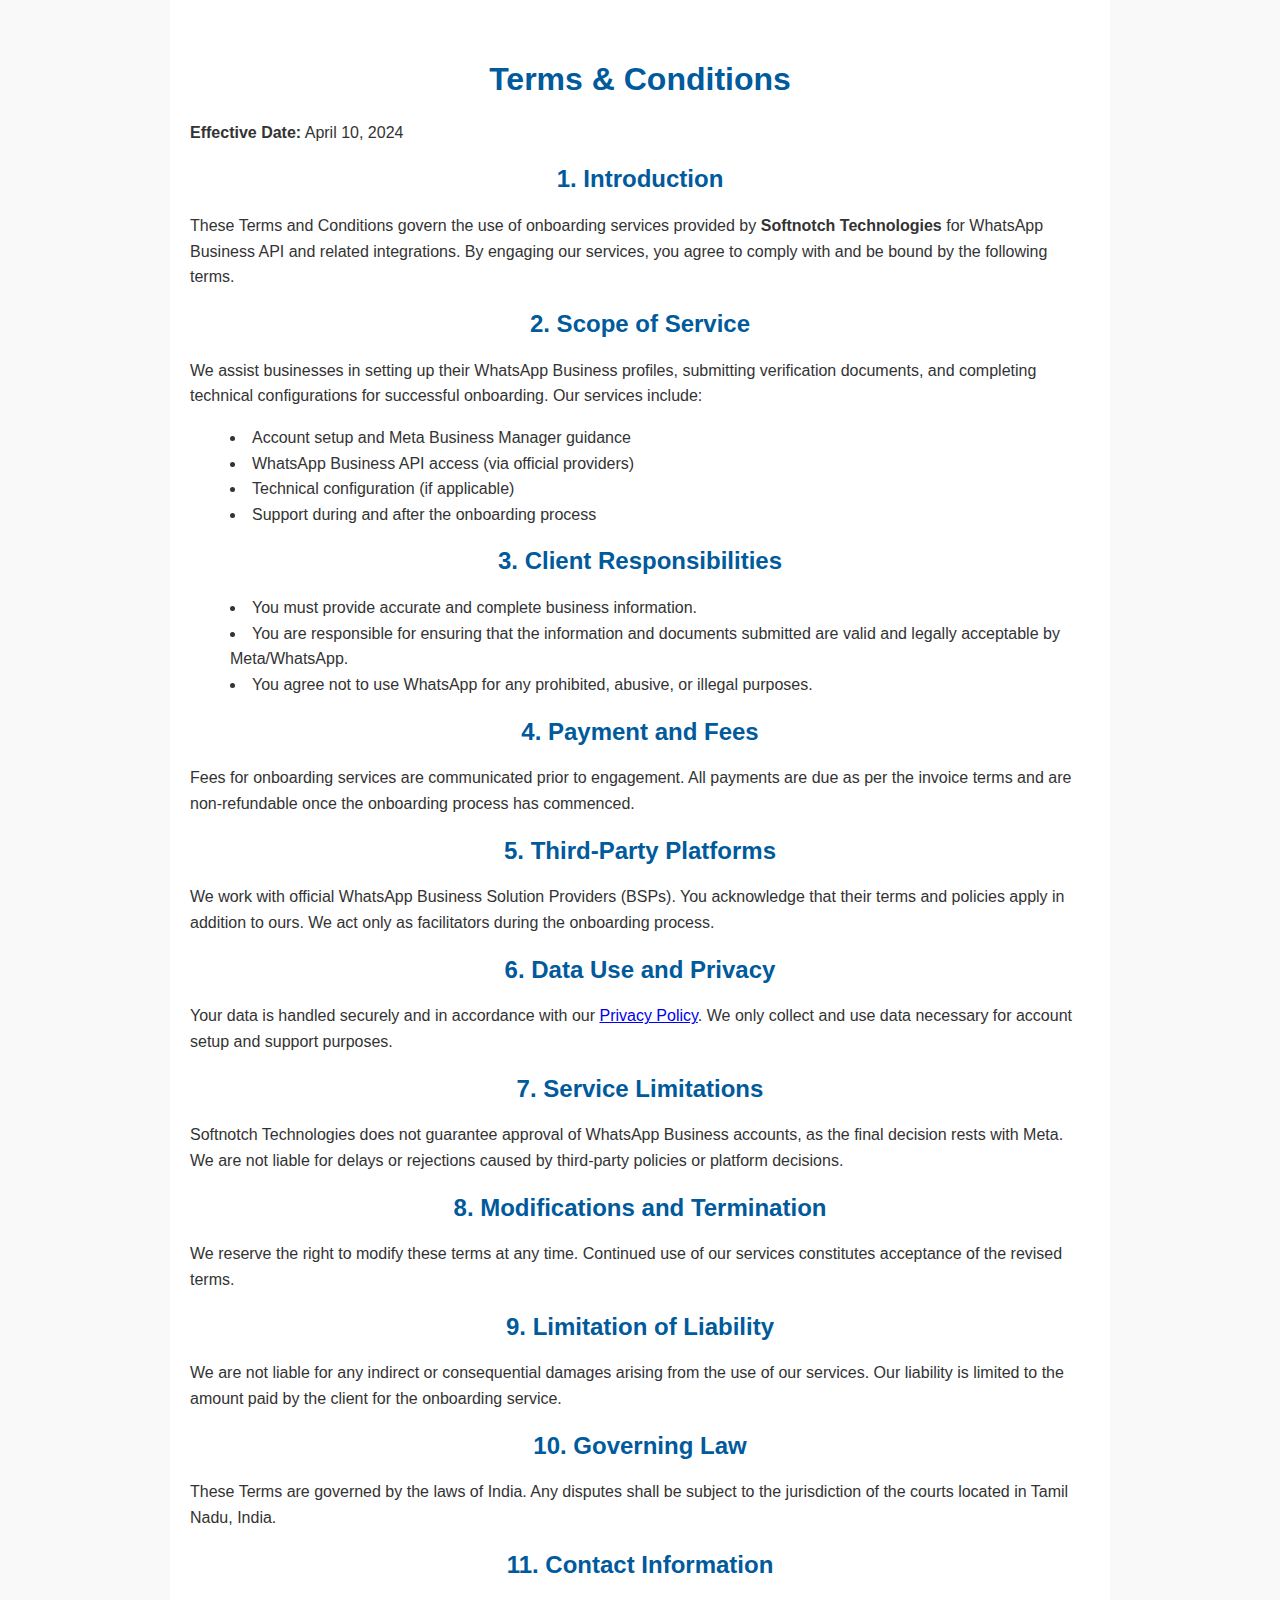
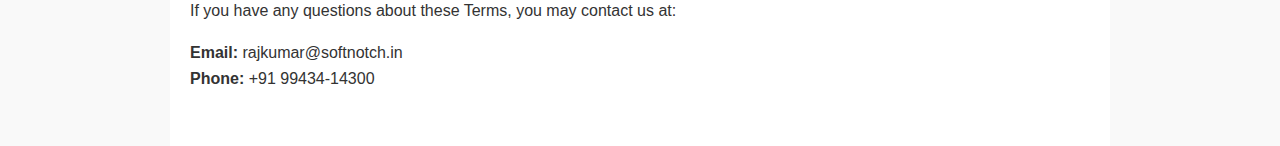
<file: termsandconditions.html>
<!DOCTYPE html>
<html lang="en">
<head>
  <meta charset="UTF-8" />
  <meta name="viewport" content="width=device-width, initial-scale=1.0"/>
  <title>Terms & Conditions | Softnotch Technologies</title>
  <style>
    body {
      font-family: Arial, sans-serif;
      background: #f9f9f9;
      margin: 0;
      padding: 0;
      color: #333;
    }
    .container {
      max-width: 900px;
      margin: auto;
      padding: 40px 20px;
      background: #fff;
    }
    h1, h2 {
      color: #005A9C;
      text-align: center;
    }
    p, ul {
      line-height: 1.6;
      margin-bottom: 15px;
    }
    ul {
      list-style-position: inside;
    }
  </style>
</head>
<body>

  <div class="container">
    <h1>Terms & Conditions</h1>
    <p><strong>Effective Date:</strong> April 10, 2024</p>

    <h2>1. Introduction</h2>
    <p>These Terms and Conditions govern the use of onboarding services provided by <strong>Softnotch Technologies</strong> for WhatsApp Business API and related integrations. By engaging our services, you agree to comply with and be bound by the following terms.</p>

    <h2>2. Scope of Service</h2>
    <p>We assist businesses in setting up their WhatsApp Business profiles, submitting verification documents, and completing technical configurations for successful onboarding. Our services include:</p>
    <ul>
      <li>Account setup and Meta Business Manager guidance</li>
      <li>WhatsApp Business API access (via official providers)</li>
      <li>Technical configuration (if applicable)</li>
      <li>Support during and after the onboarding process</li>
    </ul>

    <h2>3. Client Responsibilities</h2>
    <ul>
      <li>You must provide accurate and complete business information.</li>
      <li>You are responsible for ensuring that the information and documents submitted are valid and legally acceptable by Meta/WhatsApp.</li>
      <li>You agree not to use WhatsApp for any prohibited, abusive, or illegal purposes.</li>
    </ul>

    <h2>4. Payment and Fees</h2>
    <p>Fees for onboarding services are communicated prior to engagement. All payments are due as per the invoice terms and are non-refundable once the onboarding process has commenced.</p>

    <h2>5. Third-Party Platforms</h2>
    <p>We work with official WhatsApp Business Solution Providers (BSPs). You acknowledge that their terms and policies apply in addition to ours. We act only as facilitators during the onboarding process.</p>

    <h2>6. Data Use and Privacy</h2>
    <p>Your data is handled securely and in accordance with our <a href="/privacy-policy">Privacy Policy</a>. We only collect and use data necessary for account setup and support purposes.</p>

    <h2>7. Service Limitations</h2>
    <p>Softnotch Technologies does not guarantee approval of WhatsApp Business accounts, as the final decision rests with Meta. We are not liable for delays or rejections caused by third-party policies or platform decisions.</p>

    <h2>8. Modifications and Termination</h2>
    <p>We reserve the right to modify these terms at any time. Continued use of our services constitutes acceptance of the revised terms.</p>

    <h2>9. Limitation of Liability</h2>
    <p>We are not liable for any indirect or consequential damages arising from the use of our services. Our liability is limited to the amount paid by the client for the onboarding service.</p>

    <h2>10. Governing Law</h2>
    <p>These Terms are governed by the laws of India. Any disputes shall be subject to the jurisdiction of the courts located in Tamil Nadu, India.</p>

    <h2>11. Contact Information</h2>
    <p>If you have any questions about these Terms, you may contact us at:</p>
    <p><strong>Email:</strong> rajkumar@softnotch.in<br>
       <strong>Phone:</strong> +91 99434-14300</p>
  </div>

</body>
</html>
</file>
